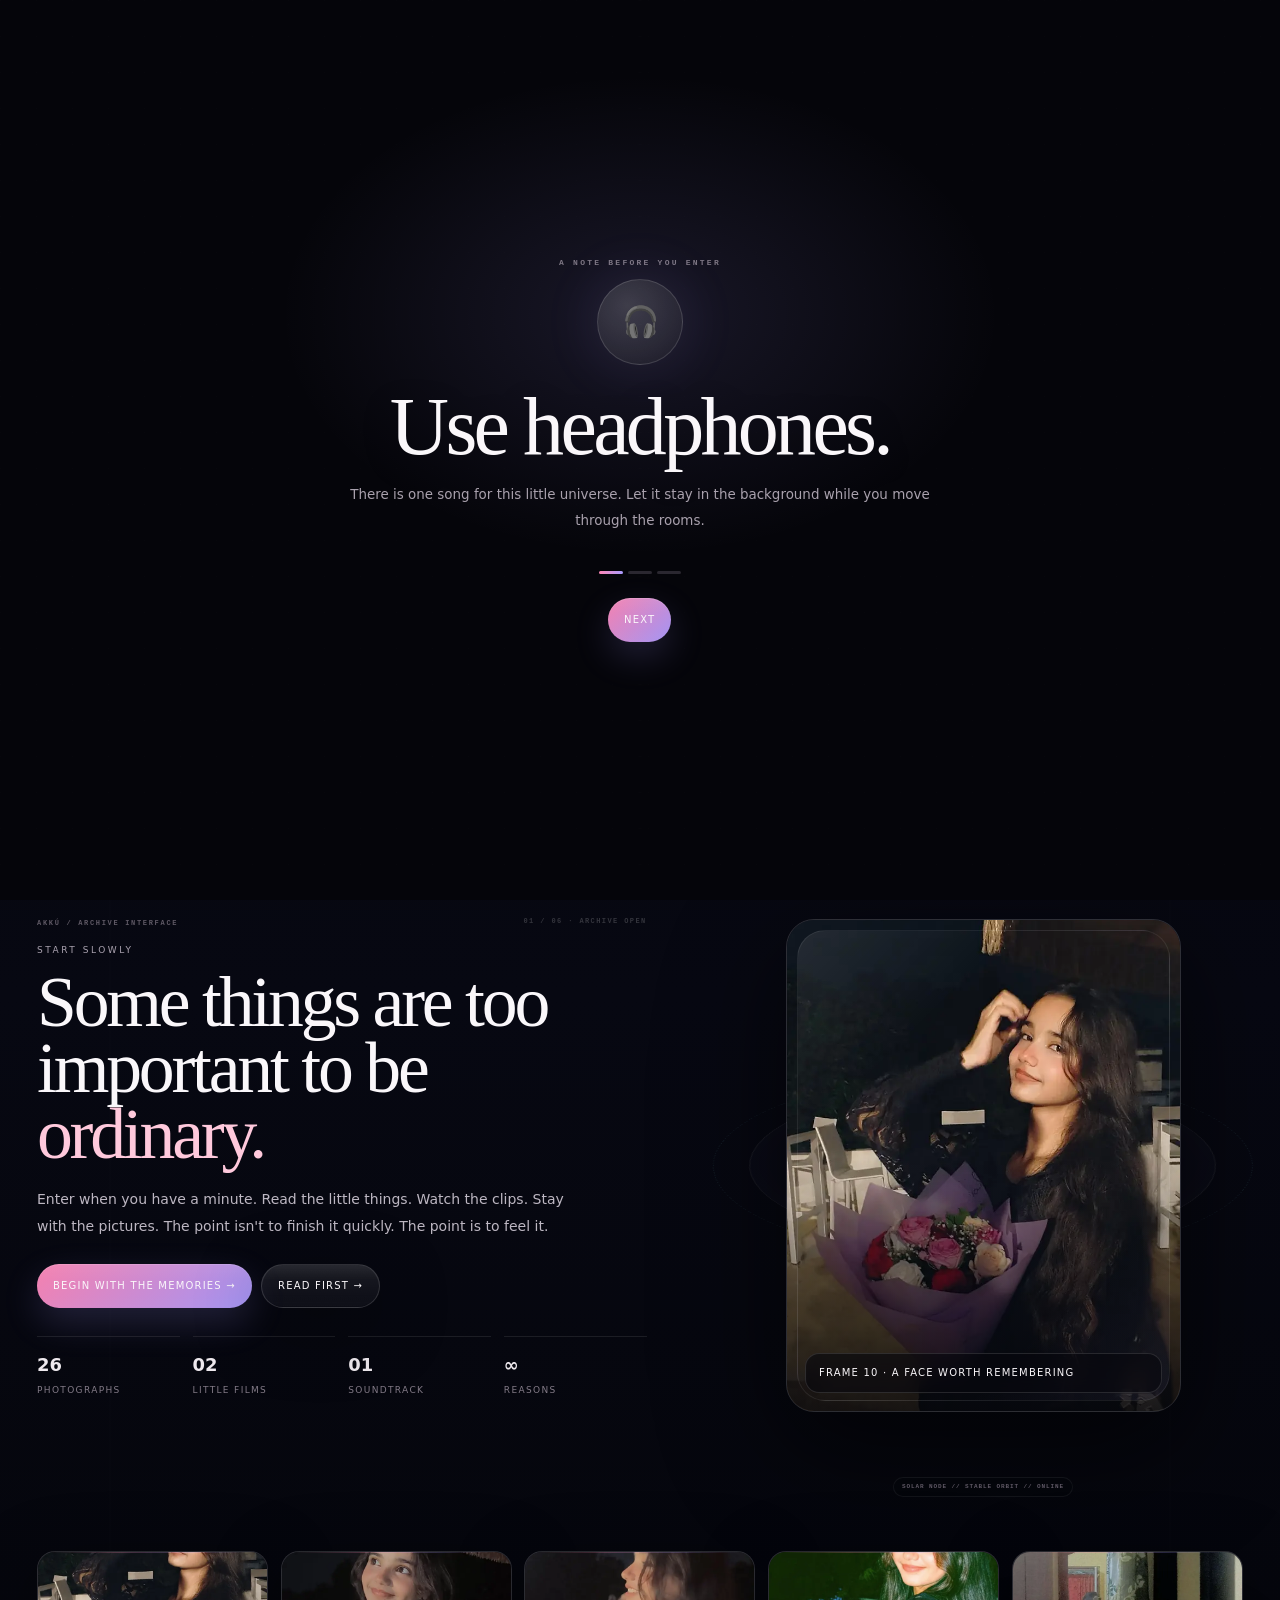
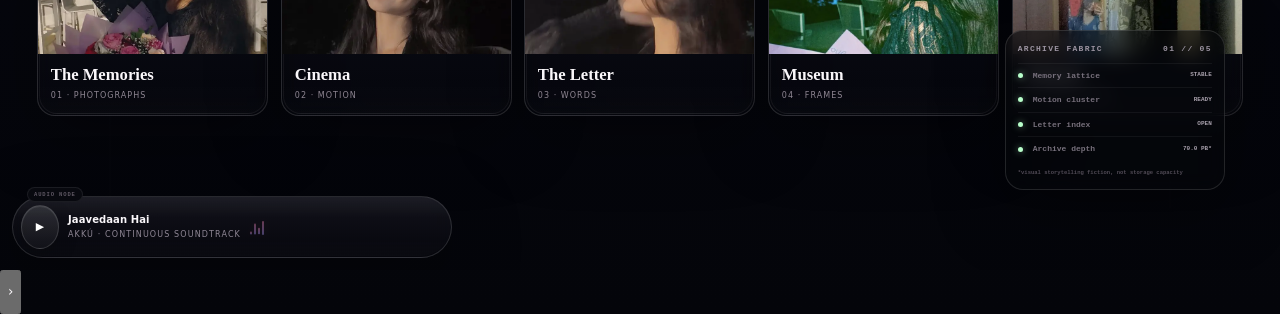
<file: index.html>
<!doctype html>
<html lang="en">
<head>
<meta charset="utf-8">
<meta name="viewport" content="width=device-width,initial-scale=1,viewport-fit=cover,user-scalable=yes">
<meta name="theme-color" content="#05050a">
<meta name="color-scheme" content="dark">
<meta name="description" content="AKKÚ · a cinematic little universe made from memories, motion and words.">
<title>AKKU · MINE FOREVER</title>
<link rel="stylesheet" href="styles.css">
</head>
<body>
<div id="app"></div>
  <button class="rail-btn" type="button" data-rail-next aria-label="Next room">›</button>
</div>
<script src="app.js" defer></script>
</body>
</html>
</file>
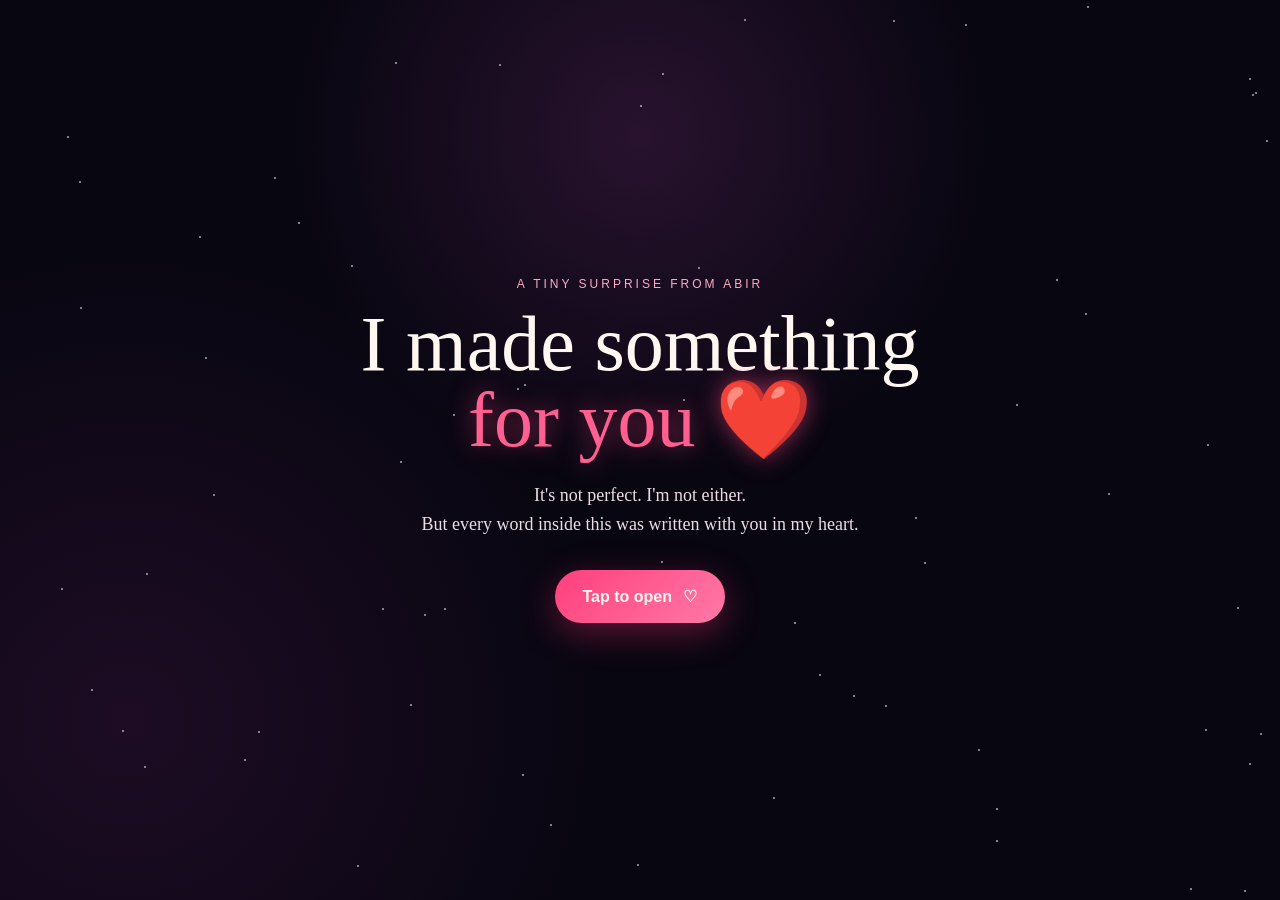
<file: for_you_my_love.html>
<!DOCTYPE html>
<html lang="en">
<head>
<meta charset="UTF-8">
<meta name="viewport" content="width=device-width, initial-scale=1.0, maximum-scale=1.0, user-scalable=no">
<meta name="theme-color" content="#090612">
<meta name="mobile-web-app-capable" content="yes">
<meta name="apple-mobile-web-app-capable" content="yes">
<title>For You, My Love ❤️</title>

<style>
:root{
  --pink:#ff5f91;
  --hot:#ff2f70;
  --soft:#ffd7e4;
  --cream:#fff7f0;
  --night:#080611;
  --glass:rgba(255,255,255,.09);
}
*{box-sizing:border-box;-webkit-tap-highlight-color:transparent}
html{scroll-behavior:smooth}
body{
  margin:0;
  min-height:100vh;
  overflow-x:hidden;
  color:var(--cream);
  background:
    radial-gradient(circle at 50% 15%,#28122e 0,transparent 35%),
    radial-gradient(circle at 10% 80%,#1d0c24 0,transparent 35%),
    var(--night);
  font-family:Georgia,"Times New Roman",serif;
}
button{
  font:inherit;
  color:inherit;
  border:0;
  cursor:pointer;
  touch-action:manipulation;
}
.screen{
  min-height:100vh;
  width:100%;
  display:flex;
  align-items:center;
  justify-content:center;
  padding:25px 16px;
  position:relative;
}
.hidden{display:none!important}

/* Stars */
.stars,.hearts{
  position:fixed;
  inset:0;
  pointer-events:none;
  overflow:hidden;
  z-index:0;
}
.star{
  position:absolute;
  width:2px;height:2px;
  border-radius:50%;
  background:#fff;
  opacity:.65;
  animation:twinkle 2.8s infinite ease-in-out;
}
@keyframes twinkle{0%,100%{opacity:.15;transform:scale(.7)}50%{opacity:1;transform:scale(1.5)}}

.floating-heart{
  position:fixed;
  bottom:-30px;
  z-index:20;
  pointer-events:none;
  animation:floatUp linear forwards;
  filter:drop-shadow(0 0 8px rgba(255,70,130,.65));
}
@keyframes floatUp{
  0%{transform:translateY(0) scale(.6) rotate(0deg);opacity:0}
  12%{opacity:1}
  100%{transform:translateY(-115vh) translateX(var(--drift)) scale(1.15) rotate(25deg);opacity:0}
}

/* Intro */
.intro{text-align:center;z-index:2}
.kicker{
  color:#ffabc5;
  font-family:Arial,sans-serif;
  font-size:12px;
  letter-spacing:3px;
  text-transform:uppercase;
  margin-bottom:15px;
}
h1{
  margin:0;
  font-size:clamp(42px,12vw,78px);
  line-height:.98;
  font-weight:normal;
}
.gradient-text{
  color:var(--pink);
  text-shadow:0 0 24px rgba(255,70,130,.55);
}
.intro p{
  max-width:500px;
  margin:22px auto 30px;
  color:#eadde4;
  font-size:18px;
  line-height:1.65;
}
.open-btn{
  position:relative;
  padding:17px 28px;
  border-radius:999px;
  background:linear-gradient(135deg,#ff3f7d,#ff79a7);
  box-shadow:0 10px 35px rgba(255,47,112,.35);
  font-family:Arial,sans-serif;
  font-weight:700;
  font-size:16px;
  transition:.18s ease;
}
.open-btn:active{transform:scale(.93)}
.open-btn .mini-heart{display:inline-block;margin-left:7px;animation:beat 1s infinite}
@keyframes beat{50%{transform:scale(1.3)}}

/* Envelope */
.envelope-wrap{
  width:min(90vw,390px);
  perspective:900px;
  text-align:center;
}
.envelope{
  width:100%;
  aspect-ratio:1.45;
  position:relative;
  margin:auto;
  filter:drop-shadow(0 25px 35px rgba(0,0,0,.35));
}
.env-back{
  position:absolute;inset:0;
  border-radius:10px;
  background:linear-gradient(145deg,#f7b8c9,#d97995);
}
.env-paper{
  position:absolute;
  left:7%;right:7%;top:7%;height:82%;
  background:#fff8f1;
  color:#713a4b;
  display:flex;align-items:center;justify-content:center;
  font-size:21px;
  border-radius:5px;
  box-shadow:0 2px 10px rgba(0,0,0,.12);
  transform:translateY(4%);
  transition:transform .9s cubic-bezier(.2,.8,.2,1);
}
.env-front{
  position:absolute;inset:0;
  overflow:hidden;border-radius:10px;
}
.env-front:before,.env-front:after{
  content:"";position:absolute;bottom:0;width:73%;height:100%;
  background:#e58aa3;
}
.env-front:before{left:-26%;clip-path:polygon(0 100%,100% 100%,0 0)}
.env-front:after{right:-26%;clip-path:polygon(0 100%,100% 100%,100% 0)}
.flap{
  position:absolute;z-index:3;top:0;left:0;width:100%;height:65%;
  background:#f5a8bb;
  clip-path:polygon(0 0,100% 0,50% 100%);
  transform-origin:top center;
  transition:transform 1s cubic-bezier(.2,.8,.2,1);
}
.seal{
  position:absolute;z-index:5;left:50%;top:57%;
  transform:translate(-50%,-50%);
  width:70px;height:70px;border-radius:50%;
  background:#ff477f;
  display:grid;place-items:center;
  font-size:30px;
  box-shadow:0 0 0 8px rgba(255,255,255,.18),0 0 35px rgba(255,71,127,.65);
  transition:.45s ease;
}
.envelope.open .flap{transform:rotateX(180deg)}
.envelope.open .env-paper{transform:translateY(-45%)}
.envelope.open .seal{opacity:0;transform:translate(-50%,-50%) scale(1.5)}
.tap-hint{
  margin-top:25px;color:#f2cad6;font-family:Arial,sans-serif;font-size:14px;
}

/* Letter */
.letter-screen{align-items:flex-start;padding-top:35px;padding-bottom:60px}
.letter{
  width:min(100%,720px);
  color:#4d3439;
  background:
    radial-gradient(circle at 90% 10%,rgba(255,184,198,.35),transparent 22%),
    #fff7ed;
  border-radius:22px;
  padding:clamp(24px,6vw,52px);
  box-shadow:0 25px 70px rgba(0,0,0,.4);
  position:relative;
  z-index:2;
  overflow:hidden;
  animation:letterIn .8s ease both;
}
@keyframes letterIn{
  from{opacity:0;transform:translateY(30px) scale(.97)}
  to{opacity:1;transform:none}
}
.letter:after{
  content:"";
  position:absolute;inset:10px;
  border:1px solid rgba(170,91,105,.18);
  border-radius:16px;
  pointer-events:none;
}
.letter h2{
  text-align:center;
  color:#8a4052;
  font-size:clamp(31px,8vw,50px);
  margin:0 0 8px;
  font-weight:normal;
}
.letter .date{
  text-align:center;color:#a97882;
  font:12px Arial,sans-serif;letter-spacing:2px;
  text-transform:uppercase;margin-bottom:28px;
}
.letter p{
  font-size:clamp(17px,4.6vw,20px);
  line-height:1.82;
  margin:0 0 20px;
}
.center{text-align:center}
.big-line{
  font-size:clamp(24px,6vw,34px);
  color:#c83f68;
  line-height:1.35;
  margin:30px 0;
  text-align:center;
}
.hinglish{
  background:#fff0f3;
  border-left:4px solid #e87994;
  padding:18px 18px;
  border-radius:0 15px 15px 0;
  font-size:clamp(18px,4.8vw,22px);
  line-height:1.65;
  margin:28px 0;
}
.signature{
  text-align:right;
  color:#813e50;
  font-size:21px;
  font-style:italic;
  margin-top:35px;
}

/* Reveal cards */
.reveal{
  opacity:0;
  transform:translateY(25px);
  transition:.7s ease;
}
.reveal.show{opacity:1;transform:none}
.promise-grid{
  display:grid;
  grid-template-columns:repeat(2,1fr);
  gap:12px;
  margin:25px 0 32px;
}
.promise{
  min-height:130px;
  border:1px solid rgba(191,99,121,.18);
  border-radius:17px;
  background:rgba(255,255,255,.55);
  display:flex;
  flex-direction:column;
  align-items:center;
  justify-content:center;
  text-align:center;
  padding:16px 10px;
  transition:.2s;
}
.promise:active{transform:scale(.95) rotate(-1deg)}
.promise span{font-size:29px;margin-bottom:9px}
.promise strong{font:700 13px Arial,sans-serif;color:#77434e}
.promise small{font:12px Arial,sans-serif;color:#906a72;line-height:1.4;margin-top:5px}

/* Final */
.final{
  text-align:center;
  margin-top:25px;
  padding-top:28px;
  border-top:1px solid rgba(155,83,100,.18);
}
.final h3{font-size:clamp(28px,7vw,42px);font-weight:normal;color:#c83f68;margin:0 0 12px}
.final p{margin-bottom:24px}
.restart{
  padding:13px 20px;border-radius:999px;
  background:#8a4052;color:white;
  font:700 13px Arial,sans-serif;
}

/* Click ripple */
.ripple{
  position:fixed;z-index:9999;pointer-events:none;
  width:20px;height:20px;border-radius:50%;
  border:2px solid rgba(255,115,153,.9);
  transform:translate(-50%,-50%) scale(.3);
  animation:ripple .65s ease-out forwards;
}
@keyframes ripple{
  to{transform:translate(-50%,-50%) scale(7);opacity:0}
}
.spark{
  position:fixed;z-index:10000;pointer-events:none;
  font-size:18px;
  animation:spark .7s ease-out forwards;
}
@keyframes spark{
  0%{opacity:1;transform:translate(-50%,-50%) scale(.5)}
  100%{opacity:0;transform:translate(calc(-50% + var(--x)),calc(-50% + var(--y))) scale(1.2)}
}

@media(max-width:430px){
  .screen{padding-left:13px;padding-right:13px}
  .promise-grid{grid-template-columns:1fr 1fr}
  .promise{min-height:120px}
}
@media(prefers-reduced-motion:reduce){
  *,*:before,*:after{animation:none!important;transition:none!important;scroll-behavior:auto!important}
}
</style>
</head>

<body>

<div class="stars" id="stars"></div>
<div class="hearts" id="hearts"></div>

<!-- SCREEN 1 -->
<section class="screen intro" id="intro">
  <div>
    <div class="kicker">A tiny surprise from Abir</div>
    <h1>I made something<br><span class="gradient-text">for you ❤️</span></h1>
    <p>
      It's not perfect. I'm not either.<br>
      But every word inside this was written with you in my heart.
    </p>
    <button class="open-btn" id="startBtn">
      Tap to open <span class="mini-heart">♡</span>
    </button>
  </div>
</section>

<!-- SCREEN 2 -->
<section class="screen hidden" id="envelopeScreen">
  <div class="envelope-wrap">
    <div class="envelope" id="envelope">
      <div class="env-back"></div>
      <div class="env-paper">A little something for you ♡</div>
      <div class="flap"></div>
      <div class="env-front"></div>
      <div class="seal">❤️</div>
    </div>
    <div class="tap-hint" id="envHint">Tap the heart to open it ♡</div>
  </div>
</section>

<!-- SCREEN 3 -->
<section class="screen letter-screen hidden" id="letterScreen">
  <article class="letter">
    <h2>For You, My Love ❤️</h2>
    <div class="date">A little piece of my heart</div>

    <div class="reveal">
      <p>My love,</p>

      <p>
        I don't really know how to start this, because somehow every sentence
        feels smaller than what I actually want to tell you.
      </p>

      <p><strong>I'm sorry.</strong></p>

      <p>
        I'm sorry because I've realized that somewhere along the way,
        I made the girl I love question whether I'm truly going to stay.
        And honestly, that hurts me more than I can explain.
      </p>
    </div>

    <div class="reveal">
      <div class="big-line">
        I never wanted my love to become<br>
        another reason for you to be afraid. ❤️
      </div>
    </div>

    <div class="reveal">
      <p>
        I know you're scared that one day I'll leave. I know your past has
        given you reasons to be scared of trusting someone completely.
        I can't erase what happened before me, but I can choose how I treat
        you now.
      </p>

      <div class="hinglish">
        <strong>Tumhe mujh par trust karne ke liye rush karne ki zarurat nahi hai.</strong><br>
        Main tumhe sirf words se convince nahi karna chahta.
        Main chahta hoon ki mere actions tumhe dheere-dheere feel karayein
        ki you are safe with me. ❤️
      </div>
    </div>

    <div class="reveal">
      <p>
        I don't want you to feel like you have to constantly check whether
        I still love you. I don't want you to hide your feelings from me
        because you're scared I'll judge you or get tired of them.
      </p>

      <p>
        I want you to be able to tell me when you're scared.
        When you're overthinking. When something hurts.
        Even when you don't know exactly how to explain it.
      </p>
    </div>

    <div class="reveal">
      <div class="big-line">
        I want my presence to feel like peace,<br>
        not another thing you have to worry about.
      </div>
    </div>

    <div class="reveal">
      <p>
        I know I can't promise that we'll never have problems.
        I can't promise I'll never make a mistake.
        But I can promise that I will keep learning, keep listening,
        and keep trying to love you better.
      </p>

      <p>
        Because commitment, to me, isn't just saying
        <em>"I'll never leave."</em>
      </p>

      <div class="hinglish">
        <strong>Commitment mere liye sirf forever bolna nahi hai.</strong><br>
        It's choosing you again and again, especially on the days
        when loving each other takes effort.
      </div>
    </div>

    <div class="reveal">
      <p class="center">
        So these aren't giant promises.<br>
        They're little things I want to give you.
      </p>

      <div class="promise-grid">
        <button class="promise" data-note="I'll listen before I react.">
          <span>💬</span><strong>Communication</strong><small>I'll listen before I react.</small>
        </button>
        <button class="promise" data-note="Your feelings are never stupid to me.">
          <span>🫂</span><strong>Reassurance</strong><small>You never have to hide your feelings.</small>
        </button>
        <button class="promise" data-note="I want our relationship to feel peaceful.">
          <span>🏠</span><strong>Comfort</strong><small>I want you to feel safe being you.</small>
        </button>
        <button class="promise" data-note="I'll keep showing you, not just telling you.">
          <span>❤️</span><strong>Consistency</strong><small>Actions over empty promises.</small>
        </button>
      </div>
    </div>

    <div class="reveal">
      <p>
        <strong>Tumhe perfect banne ki zarurat nahi hai mere liye.</strong>
        You don't have to stop overthinking overnight.
        You don't have to pretend you're okay when you're not.
        You don't have to earn my love by becoming someone else.
      </p>

      <p>
        I love you as you are, and I want to keep learning the person
        you are becoming too.
      </p>
    </div>

    <div class="reveal">
      <div class="big-line">
        And if your heart ever asks,<br>
        “What if he leaves?”<br><br>
        I hope you remember:<br>
        <strong>I'm here. ❤️</strong>
      </div>

      <p>
        I can't control the future. But I can choose what I do today.
        And today, I choose you.
      </p>

      <p>
        And tomorrow, I'll try to choose you again.
      </p>
    </div>

    <div class="reveal">
      <p>
        I'm sorry for making you question something that means so much to me.
        I'm sorry for the moments where my actions made loving me feel less
        safe than it should.
      </p>

      <p>
        Thank you for still being here. Thank you for loving me.
        And thank you for giving me the chance to do better.
      </p>
    </div>

    <div class="reveal final">
      <h3>One last thing... 🌷</h3>
      <p>
        At the end of every stupid argument, every misunderstanding,
        every bad day...
      </p>
      <p class="big-line">
        It's still you<br>
        that I want to come back to. ❤️
      </p>
      <p>
        You are loved.<br>
        You are important to me.<br>
        You don't have to be perfect to be loved by me.
      </p>
      <p style="font-size:22px">
        And yes... you're still ridiculously cute. 😭❤️
      </p>

      <div class="signature">
        With all my love,<br>
        <strong>Your idiot, Abir ❤️</strong>
      </div>

      <button class="restart" id="againBtn">Read it again ♡</button>
    </div>
  </article>
</section>

<script>
(function(){
  "use strict";

  const $ = id => document.getElementById(id);

  const intro = $("intro");
  const envelopeScreen = $("envelopeScreen");
  const letterScreen = $("letterScreen");
  const startBtn = $("startBtn");
  const envelope = $("envelope");
  const envHint = $("envHint");
  const againBtn = $("againBtn");

  /* Generate lightweight stars with no external assets */
  const stars = $("stars");
  for(let i=0;i<65;i++){
    const s=document.createElement("span");
    s.className="star";
    s.style.left=(Math.random()*100)+"%";
    s.style.top=(Math.random()*100)+"%";
    s.style.animationDelay=(Math.random()*3)+"s";
    s.style.animationDuration=(2+Math.random()*3)+"s";
    stars.appendChild(s);
  }

  function show(el){
    el.classList.remove("hidden");
  }
  function hide(el){
    el.classList.add("hidden");
  }

  /* Every tap gets a tiny visual reaction */
  function tapFX(x,y){
    const r=document.createElement("div");
    r.className="ripple";
    r.style.left=x+"px";
    r.style.top=y+"px";
    document.body.appendChild(r);
    setTimeout(()=>r.remove(),700);

    const icons=["♡","♥","✦","·"];
    for(let i=0;i<5;i++){
      const sp=document.createElement("div");
      sp.className="spark";
      sp.textContent=icons[Math.floor(Math.random()*icons.length)];
      sp.style.left=x+"px";
      sp.style.top=y+"px";
      sp.style.setProperty("--x",(Math.random()*100-50)+"px");
      sp.style.setProperty("--y",(Math.random()*100-50)+"px");
      document.body.appendChild(sp);
      setTimeout(()=>sp.remove(),750);
    }
  }

  document.addEventListener("pointerdown",function(e){
    tapFX(e.clientX,e.clientY);
  },{passive:true});

  function floatingHeart(){
    const h=document.createElement("div");
    h.className="floating-heart";
    h.textContent=Math.random()>.25 ? "♥" : "♡";
    h.style.left=(Math.random()*100)+"vw";
    h.style.fontSize=(12+Math.random()*22)+"px";
    h.style.color=["#ff6c9b","#ffabc4","#fff0f5","#ff3f7d"][Math.floor(Math.random()*4)];
    h.style.animationDuration=(5+Math.random()*5)+"s";
    h.style.setProperty("--drift",(Math.random()*120-60)+"px");
    document.getElementById("hearts").appendChild(h);
    setTimeout(()=>h.remove(),11000);
  }

  /* Calm background hearts */
  setInterval(floatingHeart,900);

  startBtn.addEventListener("click",function(){
    hide(intro);
    show(envelopeScreen);
    window.scrollTo(0,0);
  });

  let opened=false;

  envelope.addEventListener("click",function(){
    if(opened)return;
    opened=true;
    envelope.classList.add("open");
    envHint.textContent="Opening your little surprise... ❤️";

    for(let i=0;i<12;i++){
      setTimeout(floatingHeart,i*70);
    }

    setTimeout(function(){
      hide(envelopeScreen);
      show(letterScreen);
      window.scrollTo(0,0);
      revealNext();
    },1250);
  });

  /* Reveal paragraphs/cards one at a time as she scrolls */
  const revealItems=[...document.querySelectorAll(".reveal")];
  let revealIndex=0;

  function revealNext(){
    const item=revealItems[revealIndex];
    if(item){
      item.classList.add("show");
      revealIndex++;
      setTimeout(revealNext,240);
    }
  }

  /* Clicking a promise card gives a cute mini reaction */
  document.querySelectorAll(".promise").forEach(card=>{
    card.addEventListener("click",function(){
      const note=this.getAttribute("data-note");
      const old=this.querySelector("small").textContent;
      this.querySelector("small").textContent=note;
      this.style.transform="scale(.96)";
      setTimeout(()=>this.style.transform="",160);
      setTimeout(()=>this.querySelector("small").textContent=old,2600);
    });
  });

  againBtn.addEventListener("click",function(){
    hide(letterScreen);
    show(intro);
    envelope.classList.remove("open");
    opened=false;
    revealItems.forEach(x=>x.classList.remove("show"));
    revealIndex=0;
    window.scrollTo(0,0);
  });

})();
</script>
</body>
</html>
</file>
<file: styles.css>
:root{
  --bg:#05050a;--bg2:#090912;--panel:#0c0b14;--ink:#faf7fa;--muted:#a8a1ad;--soft:#d9d2dc;
  --line:rgba(255,255,255,.09);--line2:rgba(255,255,255,.14);--pink:#ff86b6;--pink2:#ffc9dc;
  --violet:#a99bff;--cyan:#9ee8ff;--gold:#fbd6a2;--max:1240px;--ease:cubic-bezier(.18,.82,.2,1);
  --safe-top:env(safe-area-inset-top);--safe-bottom:env(safe-area-inset-bottom)
}
*{box-sizing:border-box}
html{background:var(--bg);color-scheme:dark;scroll-behavior:smooth}
body{margin:0;min-height:100%;overflow-x:hidden;background:
 radial-gradient(900px 600px at 12% -10%,rgba(255,134,182,.11),transparent 62%),
 radial-gradient(1000px 700px at 92% 8%,rgba(169,155,255,.10),transparent 62%),
 linear-gradient(180deg,#05050a,#07070d 55%,#05050a);color:var(--ink);font:15px/1.65 Inter,ui-sans-serif,system-ui,-apple-system,BlinkMacSystemFont,"Segoe UI",sans-serif}
body::before{content:"";position:fixed;inset:0;z-index:-1;pointer-events:none;opacity:.22;background-image:
 radial-gradient(circle at 12% 20%,#fff 0 1px,transparent 1.4px),
 radial-gradient(circle at 78% 18%,rgba(255,255,255,.7) 0 .8px,transparent 1.2px),
 radial-gradient(circle at 28% 76%,rgba(255,255,255,.6) 0 .8px,transparent 1.2px);
 background-size:220px 240px,300px 280px,340px 320px}
body::after{content:"";position:fixed;inset:0;z-index:100;pointer-events:none;background:linear-gradient(180deg,rgba(255,255,255,.02),transparent 20%,transparent 80%,rgba(255,255,255,.018));mix-blend-mode:screen}
button,a{font:inherit;color:inherit}button{cursor:pointer}button,a{-webkit-tap-highlight-color:transparent}img,video{display:block;max-width:100%}:focus-visible{outline:2px solid var(--pink2);outline-offset:4px}
#app{min-height:100svh}

/* shared chrome */
.topbar{position:fixed;z-index:1200;top:max(12px,var(--safe-top));left:50%;transform:translateX(-50%);width:min(94vw,var(--max));display:flex;align-items:center;justify-content:space-between;gap:14px;padding:9px 10px 9px 14px;border:1px solid var(--line2);border-radius:999px;background:rgba(7,7,13,.76);box-shadow:0 18px 60px rgba(0,0,0,.34);backdrop-filter:blur(14px);-webkit-backdrop-filter:blur(14px);transition:background .35s ease,box-shadow .35s ease,transform .35s var(--ease)}
.topbar.scrolled{background:rgba(7,7,13,.9);box-shadow:0 24px 80px rgba(0,0,0,.46)}
.brand{display:flex;align-items:center;gap:9px;border:0;background:none;padding:4px 5px;text-decoration:none;font-size:10px;font-weight:800;letter-spacing:.24em;text-transform:uppercase;white-space:nowrap}
.brand-dot{width:7px;height:7px;border-radius:50%;background:linear-gradient(135deg,var(--pink),var(--violet));box-shadow:0 0 16px rgba(255,134,182,.55)}
.nav{display:flex;gap:2px;align-items:center}.nav button{border:0;background:transparent;border-radius:999px;padding:9px 11px;font-size:9px;letter-spacing:.12em;text-transform:uppercase;color:#c9c1ca;transition:.28s var(--ease)}.nav button:hover,.nav button.active{background:rgba(255,255,255,.08);color:#fff}
.menu-btn{display:none;min-width:42px;min-height:42px;border:1px solid var(--line2);border-radius:50%;background:rgba(255,255,255,.04)}
.mobile-nav{position:fixed;inset:0;z-index:1190;display:grid;place-items:center;background:rgba(3,3,8,.96);padding:20px;opacity:0;pointer-events:none;transition:opacity .35s ease}.mobile-nav.open{opacity:1;pointer-events:auto}.mobile-nav-inner{width:min(90vw,440px);padding:24px;border:1px solid var(--line2);border-radius:26px;background:#0b0a12;box-shadow:0 30px 100px rgba(0,0,0,.55)}.mobile-nav button{display:block;width:100%;padding:14px 0;border:0;background:none;text-align:left;font:500 28px/1.1 Georgia,serif}
.progress{position:fixed;z-index:1300;left:0;top:0;height:2px;width:0;background:linear-gradient(90deg,var(--pink),var(--violet),var(--cyan));box-shadow:0 0 18px rgba(255,134,182,.4)}
.room-chip{position:fixed;z-index:1100;right:18px;top:calc(82px + var(--safe-top));padding:7px 10px;border:1px solid var(--line);border-radius:999px;background:rgba(7,7,13,.56);backdrop-filter:blur(10px);font:700 8px/1 ui-monospace,SFMono-Regular,Menlo,monospace;letter-spacing:.18em;text-transform:uppercase;color:#aaa2ad;pointer-events:none}

main{width:min(92vw,var(--max));margin:0 auto;padding-top:96px}.room{display:none;min-height:calc(100svh - 96px);padding:70px 0 110px}.room.active{display:block}
.section-in{animation:sectionIn .62s var(--ease) both}@keyframes sectionIn{from{opacity:0;transform:translateY(18px)}to{opacity:1;transform:none}}

/* buttons */
.btn{display:inline-flex;align-items:center;justify-content:center;gap:8px;min-height:46px;padding:0 16px;border-radius:999px;border:1px solid var(--line2);background:rgba(255,255,255,.03);font-size:10px;letter-spacing:.12em;text-transform:uppercase;transition:transform .22s var(--ease),background .22s ease,box-shadow .22s ease}.btn:hover{transform:translateY(-2px);background:rgba(255,255,255,.07)}.btn.primary{border:0;background:linear-gradient(135deg,var(--pink),var(--violet));box-shadow:0 16px 38px rgba(255,134,182,.16)}.btn:active{transform:scale(.98)}
.actions{display:flex;flex-wrap:wrap;gap:9px;margin-top:24px}
.eyebrow{font-size:9px;letter-spacing:.28em;text-transform:uppercase;color:#938b98}.lede{max-width:660px;color:#b9b1bd;line-height:1.95}
h1,h2,h3{font-family:Georgia,"Times New Roman",serif;font-weight:500;letter-spacing:-.045em;line-height:.92;margin:10px 0 18px}h1{font-size:clamp(58px,9vw,128px)}h2{font-size:clamp(44px,6vw,86px)}h3{font-size:clamp(25px,4vw,46px)}h1 em,.accent{font-style:normal;color:var(--pink2)}
.room-head{display:grid;grid-template-columns:1.1fr .9fr;gap:8vw;align-items:end;margin-bottom:34px}.room-head p{margin:0;color:#aaa2ae;line-height:1.95}
.room-actions{display:flex;flex-wrap:wrap;gap:8px;margin:0 0 26px}

/* Guide */
.overlay{position:fixed;inset:0;z-index:5000;background:radial-gradient(600px 400px at 50% 35%,rgba(169,155,255,.12),transparent 60%),#05050a;display:grid;place-items:center;padding:24px;opacity:1;transition:opacity .6s var(--ease)}.overlay.hide{opacity:0;pointer-events:none}.guide{width:min(92vw,760px);text-align:center}.guide-kicker{font:700 8px/1 ui-monospace,SFMono-Regular,Menlo,monospace;letter-spacing:.28em;text-transform:uppercase;color:#7e7784}.guide-stage{min-height:280px;display:grid;place-items:center}.guide-step{display:none}.guide-step.active{display:block;animation:guideIn .55s var(--ease) both}@keyframes guideIn{from{opacity:0;transform:translateY(18px) scale(.985)}to{opacity:1;transform:none}}.guide-icon{width:86px;height:86px;border-radius:50%;display:grid;place-items:center;margin:0 auto 24px;border:1px solid var(--line2);background:radial-gradient(circle at 35% 30%,rgba(255,255,255,.17),rgba(255,255,255,.03));font-size:30px;box-shadow:0 0 60px rgba(169,155,255,.12)}.guide h2{font-size:clamp(48px,8vw,82px)}.guide p{max-width:620px;margin:0 auto;color:#a9a1ad;line-height:1.9}.guide-progress{display:flex;justify-content:center;gap:5px;margin:24px 0}.guide-progress i{width:24px;height:3px;border-radius:99px;background:#2a2730}.guide-progress i.active{background:linear-gradient(90deg,var(--pink),var(--violet))}.guide-actions{display:flex;justify-content:center;gap:8px;flex-wrap:wrap}

/* Home */
.hero-grid{display:grid;grid-template-columns:1.08fr .92fr;gap:8vw;align-items:center;min-height:calc(100svh - 160px)}.hero-copy{max-width:720px}.hero-sub{margin-top:15px}.hero-kpis{display:grid;grid-template-columns:repeat(4,1fr);gap:8px;margin-top:28px}.kpi{padding:13px 0;border-top:1px solid var(--line);font-size:9px;text-transform:uppercase;letter-spacing:.15em;color:#837b87}.kpi b{display:block;color:#eee9ee;font-size:18px;letter-spacing:0;margin-bottom:3px}.hero-visual{position:relative;display:grid;place-items:center;min-height:600px}.hero-frame{position:relative;width:min(74%,370px);aspect-ratio:4/5;border-radius:28px;overflow:hidden;border:1px solid var(--line2);box-shadow:0 40px 120px rgba(0,0,0,.52)}.hero-frame img{width:100%;height:100%;object-fit:cover}.hero-frame::after{content:"";position:absolute;inset:0;background:linear-gradient(180deg,transparent 60%,rgba(2,2,8,.75));pointer-events:none}.hero-caption{position:absolute;left:18px;right:18px;bottom:18px;padding:11px 13px;border:1px solid rgba(255,255,255,.12);border-radius:14px;background:rgba(8,7,13,.62);backdrop-filter:blur(10px);font-size:10px;letter-spacing:.12em;text-transform:uppercase;z-index:2}.hero-orbit{position:absolute;width:min(74%,520px);aspect-ratio:1;border-radius:50%;border:1px solid rgba(255,255,255,.08);transform:rotateX(70deg) rotateZ(15deg)}.hero-orbit::before{content:"";position:absolute;inset:12%;border-radius:50%;border:1px solid rgba(255,134,182,.08)}.hero-float{position:absolute;width:88px;aspect-ratio:4/5;border-radius:18px;overflow:hidden;border:1px solid var(--line);box-shadow:0 20px 50px rgba(0,0,0,.42)}.hero-float img{width:100%;height:100%;object-fit:cover}.hf1{left:8%;top:21%}.hf2{right:6%;bottom:22%}
.room-cards{display:grid;grid-template-columns:repeat(5,1fr);gap:9px;margin-top:40px}.room-card{border:1px solid var(--line);border-radius:18px;background:linear-gradient(180deg,rgba(255,255,255,.04),rgba(255,255,255,.015));overflow:hidden;text-align:left;padding:0;transition:transform .24s var(--ease),border-color .24s ease,box-shadow .24s ease}.room-card:hover{transform:translateY(-4px);border-color:rgba(255,255,255,.16);box-shadow:0 22px 60px rgba(0,0,0,.28)}.room-card-art{height:95px;overflow:hidden}.room-card-art img{width:100%;height:100%;object-fit:cover;filter:saturate(.9)}.room-card-copy{padding:12px}.room-card-copy strong{display:block;font:600 18px/1 Georgia,serif}.room-card-copy span{display:block;margin-top:5px;color:#8e8692;font-size:8px;letter-spacing:.13em;text-transform:uppercase}

/* memories */
.memory-grid{display:grid;grid-template-columns:repeat(3,1fr);gap:12px;content-visibility:auto;contain-intrinsic-size:1200px}.memory-card{position:relative;border:1px solid var(--line);border-radius:20px;overflow:hidden;background:#090812;padding:0;text-align:left;transition:transform .22s var(--ease),border-color .22s ease,box-shadow .22s ease}.memory-card:hover{transform:translateY(-4px);border-color:rgba(255,255,255,.15);box-shadow:0 24px 65px rgba(0,0,0,.32)}.memory-card img{width:100%;aspect-ratio:4/5;object-fit:cover}.memory-card .shade{position:absolute;inset:auto 0 0;padding:18px 14px 12px;background:linear-gradient(180deg,transparent,rgba(0,0,0,.8))}.memory-card strong{display:block;color:#fff;font-size:11px}.memory-card span{display:block;color:#b1a9b5;font-size:8px;letter-spacing:.15em;text-transform:uppercase;margin-top:4px}
.filter-row{display:flex;gap:7px;flex-wrap:wrap;margin:6px 0 24px}.filter{border:1px solid var(--line);background:rgba(255,255,255,.03);padding:9px 12px;border-radius:999px;color:#bcb4bf;font-size:9px;letter-spacing:.12em;text-transform:uppercase}.filter.active{background:linear-gradient(135deg,var(--pink),var(--violet));border-color:transparent;color:#fff}

/* Cinema */
.cinema-grid{display:grid;grid-template-columns:1.35fr .65fr;gap:14px}.video-wrap{border:1px solid var(--line2);border-radius:24px;overflow:hidden;background:#000;box-shadow:0 28px 100px rgba(0,0,0,.4)}.video-wrap video{width:100%;aspect-ratio:16/9;object-fit:contain;background:#000}.video-controls{display:flex;flex-wrap:wrap;gap:7px;padding:10px;border-top:1px solid var(--line);background:#0b0a12}.video-controls button{min-height:42px;padding:0 12px;border:1px solid var(--line);border-radius:11px;background:#12101a;color:#fff;font-size:9px;letter-spacing:.1em;text-transform:uppercase}.video-controls input{flex:1;min-width:120px}.video-list{display:grid;gap:10px}.video-thumb{border:1px solid var(--line);border-radius:18px;overflow:hidden;background:#0b0a12;transition:transform .22s var(--ease),border-color .22s ease}.video-thumb:hover{transform:translateY(-3px);border-color:rgba(255,255,255,.15)}.video-thumb button{width:100%;padding:0;border:0;background:none;color:#fff;text-align:left}.video-thumb img{width:100%;aspect-ratio:16/9;object-fit:cover}.video-thumb span{display:block;padding:10px;color:#9c94a1;font-size:9px;letter-spacing:.14em;text-transform:uppercase}.cinema-note{margin-top:14px;padding:20px;border:1px solid var(--line);border-radius:20px;background:linear-gradient(180deg,rgba(255,255,255,.035),rgba(255,255,255,.015))}.cinema-note p{margin:7px 0 0;color:#a9a2ae;line-height:1.85}

/* Letter */
.letter-shell{display:grid;grid-template-columns:.8fr 1.2fr;gap:7vw;align-items:center}.letter-photo{position:relative}.letter-photo img{width:100%;aspect-ratio:4/5;object-fit:cover;border-radius:28px;border:1px solid var(--line2);box-shadow:0 32px 100px rgba(0,0,0,.45)}.letter-photo .stamp{position:absolute;right:-9px;bottom:22px;padding:8px 10px;border:1px solid rgba(255,255,255,.13);background:#0b0a12;border-radius:999px;font:700 8px/1 ui-monospace,SFMono-Regular,Menlo,monospace;letter-spacing:.18em;text-transform:uppercase;color:#c5bcc7}.letter-quote{padding:16px 18px;border-left:2px solid var(--pink);background:linear-gradient(90deg,rgba(255,134,182,.08),rgba(255,255,255,.02));border-radius:0 17px 17px 0;color:#efe9ee;font:italic 21px/1.5 Georgia,serif}.letter-lines{display:grid;gap:9px;margin-top:18px}.letter-line{padding:15px;border:1px solid var(--line);border-radius:16px;background:#0b0a12;color:#d8d0d9;font:17px/1.48 Georgia,serif}.letter-line small{display:block;margin-top:5px;color:#8d8692;font:11px/1.6 Inter,system-ui,sans-serif}

/* Museum */
.museum-grid{columns:3 250px;column-gap:12px;content-visibility:auto;contain-intrinsic-size:1800px}.museum-card{break-inside:avoid;width:100%;margin:0 0 12px;border:1px solid var(--line);border-radius:19px;overflow:hidden;background:#0a0910;padding:0;text-align:left;transition:transform .22s var(--ease),border-color .22s ease;cursor:pointer}.museum-card:hover{transform:translateY(-3px);border-color:rgba(255,255,255,.15)}.museum-card img{width:100%;height:auto}.museum-card span{display:block;padding:10px 12px;color:#afa6b2;font-size:9px;letter-spacing:.12em;text-transform:uppercase}

/* Forever */
.forever-list{display:grid;gap:0}.forever-panel{display:grid;grid-template-columns:1fr 1fr;gap:8vw;align-items:center;min-height:90svh;padding:72px 0;border-bottom:1px solid rgba(255,255,255,.06);content-visibility:auto;contain-intrinsic-size:900px}.forever-panel:nth-child(even){direction:rtl}.forever-panel:nth-child(even)>*{direction:ltr}.forever-panel img{width:100%;aspect-ratio:4/5;object-fit:cover;border-radius:26px;border:1px solid var(--line2);box-shadow:0 30px 100px rgba(0,0,0,.4)}.memory-list{display:grid;gap:8px;margin-top:18px}.memory-list div{padding:11px 13px;border:1px solid var(--line);border-radius:14px;background:rgba(255,255,255,.025);color:#bdb4c1;font-size:11px}.end{text-align:center;padding:120px 0 90px}.end .glow{font:700 8px/1 ui-monospace,SFMono-Regular,Menlo,monospace;letter-spacing:.28em;text-transform:uppercase;color:#8b8390}

/* music */
.music-dock{position:fixed;z-index:1400;left:max(12px,env(safe-area-inset-left));bottom:max(12px,env(safe-area-inset-bottom));display:flex;align-items:center;gap:9px;padding:8px 10px;border:1px solid var(--line2);border-radius:999px;background:rgba(8,7,13,.78);backdrop-filter:blur(12px);box-shadow:0 16px 50px rgba(0,0,0,.32)}.music-toggle{width:38px;height:38px;border-radius:50%;border:1px solid var(--line2);background:rgba(255,255,255,.05);color:#fff}.music-copy{min-width:108px}.music-copy b{display:block;font-size:10px}.music-copy span{display:block;color:#8c8490;font-size:8px;letter-spacing:.14em;text-transform:uppercase}.music-bars{display:flex;gap:2px;align-items:end;height:16px}.music-bars i{width:2px;height:4px;border-radius:9px;background:linear-gradient(var(--pink),var(--violet));animation:none}.music-bars i:nth-child(2){height:12px;animation-delay:.18s}.music-bars i:nth-child(3){height:8px;animation-delay:.32s}.music-bars i:nth-child(4){height:14px;animation-delay:.5s}@keyframes bar{from{transform:scaleY(.45)}to{transform:scaleY(1)}}.music-dock.paused .music-bars i{animation-play-state:paused}

/* lightbox */
.lightbox{position:fixed;inset:0;z-index:4000;display:grid;place-items:center;padding:12px;background:rgba(0,0,0,.96);opacity:0;pointer-events:none;transition:opacity .25s ease}.lightbox.open{opacity:1;pointer-events:auto}.lightbox-inner{width:min(94vw,980px);text-align:center}.lightbox img{max-width:100%;max-height:80svh;margin:auto;border-radius:18px;border:1px solid var(--line2)}.lightbox-tools{display:flex;justify-content:center;gap:7px;margin-top:12px}.lightbox button{min-width:44px;min-height:42px;padding:0 13px;border:1px solid var(--line);border-radius:999px;background:#0b0a12;color:#fff}

.footer{display:flex;justify-content:space-between;gap:14px;padding:30px 0 34px;border-top:1px solid rgba(255,255,255,.07);color:#746d79;font-size:8px;letter-spacing:.16em;text-transform:uppercase}

/* desktop interaction polish, no permanent loops */
@media (pointer:fine){.hero-frame,.room-card,.memory-card,.museum-card,.video-thumb,.btn{will-change:transform}.hero-frame:hover{transform:translateY(-3px)}.hero-orbit{transition:transform .5s var(--ease)}.room:hover .hero-orbit{transform:rotateX(70deg) rotateZ(18deg) scale(1.012)}}

@media(max-width:980px){.nav{display:none}.menu-btn{display:grid;place-items:center}.hero-grid,.letter-shell,.cinema-grid,.forever-panel,.room-head{grid-template-columns:1fr}.hero-visual{order:-1;min-height:500px}.hero-frame{width:min(70%,340px)}.hero-float{display:none}.room-cards{grid-template-columns:repeat(3,1fr)}.room-head{gap:18px}.forever-panel,.forever-panel:nth-child(even){direction:ltr}.forever-panel:nth-child(even)>*{direction:ltr}}
@media(max-width:640px){
 html{scroll-behavior:auto}.topbar{width:calc(100vw - 18px);top:max(7px,var(--safe-top));padding-left:11px}.brand{font-size:8px;letter-spacing:.18em}.room-chip{display:none}
 main{width:min(92vw,620px);padding-top:82px}.room{padding:48px 0 90px}.room-head{margin-bottom:24px}.hero-grid{min-height:auto;padding-top:14px}.hero{min-height:auto;padding:16px 0 74px}.hero h1{font-size:clamp(50px,14vw,78px)}.hero-visual{min-height:410px}.hero-frame{width:min(78%,320px)}.hero-orbit{width:88%;}.hero-kpis{grid-template-columns:repeat(2,1fr)}.room-cards{grid-template-columns:1fr 1fr;gap:8px}.room-card-art{height:82px}.room-card-copy strong{font-size:16px}.memory-grid{grid-template-columns:repeat(2,1fr);gap:8px}.memory-card{border-radius:16px}.museum-grid{columns:2 150px}.letter-quote{font-size:18px}.letter-line{font-size:16px}.cinema-note{padding:16px}.video-controls{display:grid;grid-template-columns:repeat(2,1fr)}.video-controls input{grid-column:1/-1;width:100%}.forever-panel{min-height:auto;padding:70px 0;gap:22px}.forever-panel h2{font-size:clamp(44px,12vw,68px)}.footer{flex-direction:column}.footer span:last-child{text-align:left}.music-copy{min-width:92px}.music-dock{max-width:calc(100vw - 24px)}
}
@media(max-width:420px){.room-cards{grid-template-columns:1fr}.hero-frame{width:min(82%,305px)}.music-copy{min-width:84px}.music-copy b{font-size:9px}.music-copy span{font-size:7px}.memory-grid{grid-template-columns:repeat(2,1fr)}}
@media(prefers-reduced-motion:reduce){*,*::before,*::after{animation:none!important;transition:none!important;scroll-behavior:auto!important}}

/* ===== AKKÚ ARCHIVE // 70 PB VISUAL FICTION UPGRADE ===== */
:root{--grid:rgba(255,255,255,.035);--scan:rgba(155,232,255,.75);--lime:#b8ffcb;--red:#ff7e9f}
body{background:
 radial-gradient(800px 420px at 50% -5%,rgba(255,134,182,.12),transparent 62%),
 radial-gradient(900px 540px at 95% 42%,rgba(126,205,255,.08),transparent 62%),
 radial-gradient(700px 500px at 5% 80%,rgba(169,155,255,.07),transparent 62%),
 linear-gradient(180deg,#040409,#06070d 45%,#05050b)}
body:after{background-image:linear-gradient(90deg,transparent 0 49.8%,rgba(255,255,255,.025) 50%,transparent 50.2%),linear-gradient(rgba(255,255,255,.018) 1px,transparent 1px),linear-gradient(90deg,rgba(255,255,255,.018) 1px,transparent 1px);background-size:100% 100%,36px 36px,36px 36px;opacity:.38;mix-blend-mode:normal}
.topbar{border-color:rgba(255,255,255,.15);box-shadow:0 20px 80px rgba(0,0,0,.45),0 0 0 1px rgba(255,255,255,.02) inset}
.topbar:before{content:"";position:absolute;inset:1px;border-radius:inherit;border:1px solid rgba(255,255,255,.03);pointer-events:none}
.archive-hud{position:fixed;left:18px;bottom:18px;z-index:1160;width:250px;padding:12px 13px;border:1px solid rgba(255,255,255,.10);border-radius:18px;background:linear-gradient(180deg,rgba(9,10,17,.86),rgba(5,6,11,.66));box-shadow:0 24px 80px rgba(0,0,0,.36);backdrop-filter:blur(12px);-webkit-backdrop-filter:blur(12px);font:600 8px/1 ui-monospace,SFMono-Regular,Menlo,monospace;color:#8f8996;overflow:hidden}
.archive-hud-top{display:flex;justify-content:space-between;gap:8px;align-items:center;margin-bottom:10px}.hud-live{color:#c8ffda;letter-spacing:.14em}.hud-live i{display:inline-block;width:5px;height:5px;border-radius:50%;background:#84ffb4;box-shadow:0 0 10px #84ffb4;margin-right:6px;animation:none}.hud-id{color:#6f6874;letter-spacing:.09em}.hud-grid{display:grid;grid-template-columns:repeat(4,1fr);gap:5px}.hud-grid>div{padding:8px 7px;border:1px solid rgba(255,255,255,.06);border-radius:10px;background:rgba(255,255,255,.02)}.hud-grid b{display:block;color:#eee9ee;font-size:12px;letter-spacing:.03em}.hud-grid small{display:block;margin-top:4px;color:#706a75;font-size:6px;letter-spacing:.10em}.hud-scan{height:1px;margin-top:9px;background:linear-gradient(90deg,transparent,var(--scan),transparent);transform:translateX(-110%);animation:none}
.archive-badge{position:fixed;left:50%;bottom:18px;transform:translateX(-50%);z-index:1160;display:grid;grid-template-columns:auto auto 28px;gap:9px;align-items:center;padding:8px 10px;border:1px solid rgba(255,255,255,.08);border-radius:999px;background:rgba(7,8,14,.60);font:700 7px/1 ui-monospace,SFMono-Regular,Menlo,monospace;letter-spacing:.18em;text-transform:uppercase;color:#766f7b;backdrop-filter:blur(10px);-webkit-backdrop-filter:blur(10px)}.archive-badge b{color:#eee8ee;font-size:10px}.archive-badge i{display:block;height:1px;background:linear-gradient(90deg,var(--pink),var(--cyan));position:relative}.archive-badge i:after{content:"";position:absolute;left:0;top:-1px;width:6px;height:3px;background:#fff;box-shadow:0 0 10px var(--cyan);animation:none}
.archive-drawer{position:fixed;right:18px;bottom:18px;z-index:1150;width:220px;padding:12px;border:1px solid rgba(255,255,255,.08);border-radius:18px;background:rgba(6,7,12,.58);backdrop-filter:blur(10px);-webkit-backdrop-filter:blur(10px);font:600 8px/1.45 ui-monospace,SFMono-Regular,Menlo,monospace;color:#77707c}.drawer-head{display:flex;justify-content:space-between;gap:10px;margin-bottom:8px;color:#9d95a2;letter-spacing:.16em}.drawer-line{display:grid;grid-template-columns:8px 1fr auto;gap:7px;align-items:center;padding:6px 0;border-top:1px solid rgba(255,255,255,.05)}.drawer-line i{width:5px;height:5px;border-radius:50%;background:var(--lime);box-shadow:0 0 7px rgba(184,255,203,.55)}.drawer-line strong{font-size:6px;color:#a9a1ad}.archive-drawer>small{display:block;margin-top:8px;color:#514b56;font-size:5.5px}
.detail-ribbon{display:flex;align-items:center;gap:8px;margin-top:16px;padding:8px 10px;width:max-content;max-width:100%;border:1px solid rgba(255,255,255,.06);border-radius:999px;background:rgba(255,255,255,.025);font:700 7px/1 ui-monospace,SFMono-Regular,Menlo,monospace;letter-spacing:.16em;text-transform:uppercase;color:#716a75}.detail-ribbon b{color:#ece7ee}.detail-ribbon i{width:24px;height:1px;background:linear-gradient(90deg,var(--pink),var(--cyan))}.detail-ribbon em{font-style:normal;color:#89d6a3}
.room{position:relative}.room:before{content:"";position:absolute;inset:0;pointer-events:none;background:linear-gradient(90deg,transparent 0 6%,rgba(255,255,255,.017) 6% 6.1%,transparent 6.1% 93.9%,rgba(255,255,255,.017) 93.9% 94%,transparent 94%);opacity:.6}.room-head{position:relative}.room-head:after{content:"ARCHIVE // NODE / SECURE";position:absolute;right:0;top:-6px;color:#4f4955;font:700 7px/1 ui-monospace,SFMono-Regular,Menlo,monospace;letter-spacing:.18em}
.hero-visual{filter:drop-shadow(0 20px 60px rgba(0,0,0,.15))}.hero-frame{box-shadow:0 48px 140px rgba(0,0,0,.62),0 0 0 1px rgba(255,255,255,.02) inset}.hero-frame:before{content:"";position:absolute;inset:8px;border:1px solid rgba(255,255,255,.10);border-radius:20px;z-index:2;pointer-events:none}.hero-frame:after{background:linear-gradient(180deg,rgba(4,5,10,0) 48%,rgba(4,5,10,.83) 100%)}
.hero-orbit{box-shadow:0 0 140px rgba(169,155,255,.05) inset}.hero-orbit:after{content:"";position:absolute;inset:-8%;border-radius:50%;border:1px dashed rgba(155,232,255,.08);transform:rotate(14deg);animation:none}
.room-card{position:relative}.room-card:after{content:"NODE // 0" attr(data-room);position:absolute;right:10px;top:10px;padding:5px 7px;border:1px solid rgba(255,255,255,.08);border-radius:999px;background:rgba(5,5,10,.48);font:700 6px/1 ui-monospace,SFMono-Regular,Menlo,monospace;letter-spacing:.14em;color:#716b76}.memory-card,.video-thumb,.museum-card{position:relative;overflow:hidden}.memory-card:after,.video-thumb:after,.museum-card:after{content:"";position:absolute;inset:0;pointer-events:none;border:1px solid rgba(255,255,255,.06);border-radius:inherit;mix-blend-mode:screen}.memory-card:before,.video-thumb:before,.museum-card:before{content:"";position:absolute;left:-30%;top:0;width:24%;height:100%;background:linear-gradient(90deg,transparent,rgba(255,255,255,.12),transparent);transform:skewX(-12deg);opacity:.0;z-index:3;transition:opacity .2s,transform .8s var(--ease)}.memory-card:hover:before,.video-thumb:hover:before,.museum-card:hover:before{opacity:1;transform:translateX(520%) skewX(-12deg)}
.memory-grid{position:relative}.memory-card:nth-child(3n){transform-origin:center 70%}.memory-card .shade{background:linear-gradient(180deg,transparent 40%,rgba(3,3,8,.86))}.video-wrap{box-shadow:0 34px 120px rgba(0,0,0,.58),inset 0 0 0 1px rgba(255,255,255,.05)}.video-wrap:before{content:"REC // 00:00:00";position:absolute;right:14px;top:14px;z-index:2;padding:5px 7px;border:1px solid rgba(255,255,255,.10);border-radius:999px;background:rgba(5,5,10,.42);font:700 6px/1 ui-monospace,SFMono-Regular,Menlo,monospace;color:#cabec8;letter-spacing:.18em}
.letter-shell:before,.museum-grid:before,.forever-panel:before{pointer-events:none}.letter-shell{position:relative}.letter-shell:before{content:"ENCRYPTED NOTE // DECODED";position:absolute;left:0;top:-28px;color:#5b5561;font:700 7px/1 ui-monospace,SFMono-Regular,Menlo,monospace;letter-spacing:.16em}.museum-grid{position:relative}.museum-grid:after{content:"26 OBJECTS // INDEXED // NO DUPLICATES";display:block;margin-top:18px;color:#5a5360;font:700 7px/1 ui-monospace,SFMono-Regular,Menlo,monospace;letter-spacing:.15em}.forever-panel{position:relative;overflow:hidden}.forever-panel:after{content:attr(data-archive);position:absolute;right:4vw;top:8vh;color:rgba(255,255,255,.035);font:900 18vw/1 ui-monospace,SFMono-Regular,Menlo,monospace;letter-spacing:-.08em;pointer-events:none}.end{position:relative}.end:before{content:"ARCHIVE CORE // COMPLETE";display:block;margin-bottom:12px;color:#5d5663;font:700 7px/1 ui-monospace,SFMono-Regular,Menlo,monospace;letter-spacing:.16em}
.music-dock{box-shadow:0 18px 70px rgba(0,0,0,.50),0 0 0 1px rgba(255,255,255,.03) inset}.music-dock:before{content:"AUDIO NODE";position:absolute;left:14px;top:-10px;padding:4px 6px;border:1px solid rgba(255,255,255,.08);border-radius:999px;background:#08090f;font:700 5.5px/1 ui-monospace,SFMono-Regular,Menlo,monospace;letter-spacing:.16em;color:#5e5763}.music-bars i{box-shadow:0 0 8px rgba(255,134,182,.25)}
@keyframes hudPulse{0%,100%{opacity:.5;transform:scale(.8)}50%{opacity:1;transform:scale(1.2)}}@keyframes hudScan{0%{transform:translateX(-110%);opacity:0}15%{opacity:1}65%{opacity:1}100%{transform:translateX(110%);opacity:0}}@keyframes badgeSweep{from{left:0}to{left:100%}}@keyframes slowSpin{to{transform:rotate(360deg)}}
@media(max-width:760px){.archive-hud{left:10px;right:10px;bottom:10px;width:auto;padding:9px 10px}.archive-hud-top .hud-id{display:none}.hud-grid{grid-template-columns:repeat(4,1fr)}.hud-grid>div{padding:6px}.hud-grid b{font-size:10px}.archive-drawer{display:none}.archive-badge{bottom:62px}.room-head:after{display:none}.detail-ribbon{font-size:6px}.hero-orbit:after{display:none}.memory-card:before,.video-thumb:before,.museum-card:before{display:none}.forever-panel:after{font-size:32vw;top:5vh}.video-wrap:before{font-size:5px}.topbar{backdrop-filter:blur(8px);-webkit-backdrop-filter:blur(8px)}}
@media(prefers-reduced-motion:reduce){.hud-live i,.hud-scan,.archive-badge i:after,.hero-orbit:after{animation:none!important}}


/* ===== SOLAR SYSTEM BACKDROP + TOUCH SWIPE DETAIL ===== */
main{position:relative;isolation:isolate}
.room{position:relative;overflow:visible;isolation:isolate}
.swipe-cue{position:fixed;left:50%;bottom:18px;transform:translateX(-50%);z-index:1155;display:none;align-items:center;gap:9px;padding:8px 12px;border:1px solid rgba(255,255,255,.07);border-radius:999px;background:rgba(6,7,12,.62);backdrop-filter:blur(8px);-webkit-backdrop-filter:blur(8px);font:700 7px/1 ui-monospace,SFMono-Regular,Menlo,monospace;letter-spacing:.18em;text-transform:uppercase;color:#7f7885;pointer-events:none}
.swipe-cue i{width:22px;height:1px;background:linear-gradient(90deg,transparent,var(--pink),var(--cyan),transparent);position:relative;overflow:hidden}.swipe-cue i::after{content:"";position:absolute;inset:0;background:#fff;transform:translateX(-110%);animation:none}
.swipe-enter{opacity:0;transform:translateX(7vw) scale(.985)}
.swipe-enter-live{opacity:1;transform:none;transition:opacity .52s var(--ease),transform .52s var(--ease)}
.swipe-exit{opacity:0;transform:translateX(-5vw) scale(.992);transition:opacity .26s ease,transform .26s ease;pointer-events:none}
.cinema-grid{position:relative}
.cinema-grid::before{content:"CINEMA ARCHIVE // TWO MOTION FILES // SYNCED";display:block;grid-column:1/-1;margin:-10px 0 6px;color:#5f5865;font:700 7px/1 ui-monospace,SFMono-Regular,Menlo,monospace;letter-spacing:.18em}
.video-thumb{box-shadow:0 18px 60px rgba(0,0,0,.35)}
.video-thumb img{background:linear-gradient(140deg,#0d0c18,#171127);object-fit:cover;}
.video-thumb button{position:relative}
.video-thumb button::after{content:"PLAY";position:absolute;right:10px;top:10px;padding:5px 7px;border-radius:999px;border:1px solid rgba(255,255,255,.12);background:rgba(4,4,9,.62);font:700 6px/1 ui-monospace,SFMono-Regular,Menlo,monospace;letter-spacing:.16em;color:#eae4ec}
.hero-visual::after{content:"SOLAR NODE // STABLE ORBIT // ONLINE";position:absolute;left:50%;bottom:2%;transform:translateX(-50%);padding:6px 8px;border:1px solid rgba(255,255,255,.06);border-radius:999px;background:rgba(4,5,10,.42);font:700 6px/1 ui-monospace,SFMono-Regular,Menlo,monospace;letter-spacing:.15em;color:#605966;white-space:nowrap}
@media (pointer:coarse){
  .swipe-cue{display:flex}
  .topbar,.room-chip,.archive-hud,.archive-badge{backdrop-filter:none;-webkit-backdrop-filter:none}
  .swipe-enter,.swipe-exit{transition-duration:.32s}
}
@media (max-width:760px){
  .swipe-cue{bottom:max(10px,var(--safe-bottom));font-size:6px}
  .cinema-grid::before{margin-top:2px}
  .hero-visual::after{font-size:5px;bottom:0}
  .video-thumb button::after{font-size:5px}
}
@media(prefers-reduced-motion:reduce){.room.active::after,.swipe-cue i::after{animation:none!important}.swipe-enter,.swipe-exit{transition:none!important}}


/* ===== POLISHED V2: richer UI, zero permanent mobile render loops ===== */
:root{--grid:rgba(255,255,255,.028);--glass:rgba(9,9,16,.78);--edge:rgba(255,255,255,.12);--glow:rgba(169,155,255,.18)}
body{background:
  radial-gradient(800px 520px at 12% -8%,rgba(255,134,182,.12),transparent 64%),
  radial-gradient(900px 650px at 92% 4%,rgba(169,155,255,.11),transparent 64%),
  linear-gradient(180deg,#04050a 0%,#070812 52%,#04050a 100%)}
body::before{opacity:.16;background-image:
  radial-gradient(circle at 12% 20%,#fff 0 1px,transparent 1.4px),
  radial-gradient(circle at 78% 18%,rgba(255,255,255,.55) 0 .7px,transparent 1.1px);
  background-size:220px 240px,310px 300px}
.topbar{box-shadow:0 16px 54px rgba(0,0,0,.32),0 0 0 1px rgba(169,155,255,.025) inset}
.topbar::before{content:"";position:absolute;inset:1px;border-radius:inherit;pointer-events:none;background:linear-gradient(90deg,transparent,rgba(255,255,255,.06),transparent);transform:translateX(-110%);opacity:.65}
.topbar.scrolled::before{animation:topSheen 1.15s var(--ease) both}
@keyframes topSheen{to{transform:translateX(110%)}}
.progress{height:3px}
.room-head{padding-bottom:18px;border-bottom:1px solid rgba(255,255,255,.055)}
.room-head::before{content:"";position:absolute;left:0;bottom:-1px;width:118px;height:1px;background:linear-gradient(90deg,var(--pink),var(--violet),transparent)}
.detail-ribbon{box-shadow:inset 0 0 24px rgba(169,155,255,.025)}
.hero-copy{position:relative}
.hero-copy::before{content:"AKKÚ / ARCHIVE INTERFACE";display:block;margin-bottom:16px;color:#5f5965;font:700 7px/1 ui-monospace,SFMono-Regular,Menlo,monospace;letter-spacing:.24em}
.hero-frame{box-shadow:0 32px 90px rgba(0,0,0,.54),0 0 0 1px rgba(255,255,255,.025) inset}
.room-card,.memory-card,.video-thumb,.museum-card,.letter-lines,.forever-panel,.cinema-note,.video-wrap{box-shadow:0 20px 60px rgba(0,0,0,.2),0 0 0 1px rgba(255,255,255,.02) inset}
.room-card::before,.memory-card::before,.video-thumb::before,.museum-card::before{content:"";position:absolute;left:12px;right:12px;top:0;height:1px;background:linear-gradient(90deg,transparent,rgba(255,134,182,.42),rgba(169,155,255,.42),transparent);opacity:.55;pointer-events:none;z-index:4}
.room-card:active,.memory-card:active,.video-thumb:active,.museum-card:active{transform:scale(.992)}
.archive-hud,.archive-drawer,.music-dock{border-color:rgba(255,255,255,.12)!important;box-shadow:0 18px 70px rgba(0,0,0,.36)!important}
.music-dock{background:linear-gradient(180deg,rgba(10,10,18,.94),rgba(7,7,13,.88))!important}
.mobile-rail{display:none}

@media (pointer:fine){
  .room-card:hover,.memory-card:hover,.video-thumb:hover,.museum-card:hover{box-shadow:0 24px 72px rgba(0,0,0,.32),0 0 0 1px rgba(255,255,255,.025) inset}
}

@media (pointer:coarse), (max-width:760px){
  /* Mobile visual polish stays to opacity/transform/background only. */
  html{scroll-behavior:auto!important}
  .topbar{backdrop-filter:none!important;-webkit-backdrop-filter:none!important;background:rgba(6,7,12,.94)!important}
  .room-chip{backdrop-filter:none!important;-webkit-backdrop-filter:none!important;background:rgba(6,7,12,.88)!important}
  .hero-copy::before{margin-bottom:11px}
  .room-head{padding-bottom:14px;margin-bottom:24px}
  .room-head::before{width:82px}
  .hero-orbit,.hero-orbit::before{opacity:.48}
  .hero-float{display:none!important}
  .room-card,.memory-card,.video-thumb,.museum-card,.letter-lines,.forever-panel,.cinema-note,.video-wrap{box-shadow:0 12px 38px rgba(0,0,0,.18)!important}
  .room-card:hover,.memory-card:hover,.video-thumb:hover,.museum-card:hover{transform:none!important}
  .room-card:active,.memory-card:active,.video-thumb:active,.museum-card:active{transform:scale(.992)!important}
  .room-card::before,.memory-card::before,.video-thumb::before,.museum-card::before{opacity:.42}
  .swipe-cue{background:rgba(6,7,12,.9)!important;backdrop-filter:none!important;-webkit-backdrop-filter:none!important}
  .mobile-rail{position:fixed;left:10px;right:10px;bottom:max(9px,var(--safe-bottom));z-index:1500;display:grid;grid-template-columns:42px 1fr 42px;align-items:center;gap:8px;padding:8px;border:1px solid rgba(255,255,255,.1);border-radius:18px;background:rgba(7,8,14,.94);box-shadow:0 16px 40px rgba(0,0,0,.38)}
  .rail-btn{width:42px;height:42px;border:1px solid rgba(255,255,255,.1);border-radius:13px;background:rgba(255,255,255,.045);color:#fff;font:28px/1 Georgia,serif}
  .rail-center{min-width:0;text-align:center;position:relative}
  .rail-center span{display:block;color:#67606b;font:700 6px/1 ui-monospace,SFMono-Regular,Menlo,monospace;letter-spacing:.2em}
  .rail-center b{display:block;margin-top:5px;color:#f2ebf2;font:700 9px/1 ui-monospace,SFMono-Regular,Menlo,monospace;letter-spacing:.16em}
  .rail-center i{display:block;width:46px;height:2px;margin:7px auto 0;border-radius:99px;background:linear-gradient(90deg,var(--pink),var(--violet),var(--cyan))}
  .room{padding-bottom:132px}
}

@media (max-width:420px){
  .topbar{top:max(8px,var(--safe-top));padding-left:10px}
  .brand{font-size:8px}
  .room-chip{right:10px;top:calc(68px + var(--safe-top));font-size:6px}
  .hero-grid{gap:22px}
  .hero-frame{width:min(84vw,320px)}
  .mobile-rail{grid-template-columns:40px 1fr 40px}
  .rail-btn{width:40px;height:40px}
}

@media(prefers-reduced-motion:reduce){
  .topbar.scrolled::before{animation:none!important}
}

/* ===== AKKU APPLE MATERIAL / LIQUID GLASS PASS ===== */
:root{
  --mx:50vw;--my:50vh;
  --glass-a:rgba(16,16,25,.58);
  --glass-b:rgba(7,8,14,.42);
  --glass-border:rgba(255,255,255,.14);
  --glass-highlight:rgba(255,255,255,.08);
  --apple-shadow:0 18px 70px rgba(0,0,0,.34), 0 1px 0 rgba(255,255,255,.05) inset;
  --spring:cubic-bezier(.22,1,.36,1);
}
body{background-color:#05060b}
#app{position:relative;isolation:isolate}
#app::before{
  content:"";position:fixed;inset:0;z-index:-3;pointer-events:none;
  background:radial-gradient(420px 420px at var(--mx) var(--my),rgba(255,255,255,.065),transparent 67%);
  opacity:.75;
}
#app::after{
  content:"";position:fixed;inset:0;z-index:-2;pointer-events:none;
  background:
    linear-gradient(180deg,rgba(255,255,255,.025),transparent 18%,transparent 82%,rgba(255,255,255,.02)),
    radial-gradient(900px 560px at 50% 110%,rgba(169,155,255,.08),transparent 70%);
  opacity:.8;
}

.topbar,
.archive-hud,
.archive-badge,
.music-dock,
.room-chip,
.swipe-cue,
.mobile-rail,
.mobile-nav-inner,
.filter,
.btn,
.room-card,
.memory-card,
.video-thumb,
.cinema-note,
.letter-lines,
.museum-card,
.video-wrap,
.forever-panel,
.lightbox-inner{
  position:relative;
  isolation:isolate;
}

.topbar,
.archive-hud,
.archive-badge,
.music-dock,
.room-chip,
.mobile-rail,
.mobile-nav-inner,
.filter,
.btn,
.room-card,
.memory-card,
.video-thumb,
.cinema-note,
.letter-lines,
.museum-card,
.video-wrap,
.forever-panel,
.lightbox-inner{
  border-color:var(--glass-border)!important;
  box-shadow:var(--apple-shadow)!important;
}

.topbar{
  background:linear-gradient(180deg,rgba(24,24,34,.56),rgba(8,9,15,.46))!important;
}
.topbar::after,
.music-dock::after,
.archive-hud::after,
.archive-badge::after,
.room-card::after,
.memory-card::after,
.video-thumb::after,
.museum-card::after,
.cinema-note::after,
.letter-lines::after,
.forever-panel::after,
.btn::after,
.filter::after,
.mobile-rail::after{
  content:"";position:absolute;inset:1px;border-radius:inherit;pointer-events:none;z-index:-1;
  background:linear-gradient(180deg,rgba(255,255,255,.07),transparent 34%,transparent 72%,rgba(255,255,255,.025));
  opacity:.68;
}
.topbar::before{
  content:"";position:absolute;inset:1px;border-radius:inherit;pointer-events:none;z-index:-1;
  background:radial-gradient(120px 50px at 18% 0%,rgba(255,255,255,.08),transparent 70%);
}

.nav{padding:3px;border:1px solid rgba(255,255,255,.06);border-radius:999px;background:rgba(255,255,255,.025)}
.nav button{position:relative;padding:8px 12px;color:rgba(255,255,255,.62)}
.nav button.active{color:#fff;background:linear-gradient(180deg,rgba(255,255,255,.13),rgba(255,255,255,.05));box-shadow:0 5px 16px rgba(0,0,0,.14),0 1px 0 rgba(255,255,255,.08) inset}
.nav button.active::after{content:"";position:absolute;left:50%;bottom:3px;width:12px;height:2px;border-radius:99px;transform:translateX(-50%);background:linear-gradient(90deg,var(--pink),var(--violet));box-shadow:0 0 10px rgba(169,155,255,.45)}

.room-chip{background:rgba(10,10,17,.5)!important}

.btn,
.filter{
  background:linear-gradient(180deg,rgba(255,255,255,.085),rgba(255,255,255,.025))!important;
  transition:transform .28s var(--spring),background .28s ease,border-color .28s ease,box-shadow .28s ease;
}
.btn.primary{background:linear-gradient(135deg,rgba(255,134,182,.96),rgba(169,155,255,.96))!important;box-shadow:0 14px 36px rgba(169,155,255,.18),0 1px 0 rgba(255,255,255,.18) inset!important}
.filter.active{background:linear-gradient(180deg,rgba(255,255,255,.16),rgba(255,255,255,.065))!important;color:#fff;border-color:rgba(255,255,255,.2)!important;box-shadow:0 10px 22px rgba(0,0,0,.16),0 1px 0 rgba(255,255,255,.08) inset!important}

.room-card,
.memory-card,
.video-thumb,
.museum-card,
.cinema-note,
.letter-lines,
.forever-panel,
.video-wrap{
  background:linear-gradient(180deg,rgba(17,17,26,.55),rgba(7,8,14,.38))!important;
}
.room-card-copy,
.memory-card .shade,
.video-thumb span,
.museum-card span{position:relative;z-index:5}

.hero-frame,
.hero-float,
.letter-photo img,
.forever-panel img{
  border-color:rgba(255,255,255,.16)!important;
  box-shadow:0 34px 100px rgba(0,0,0,.48),0 1px 0 rgba(255,255,255,.08) inset!important;
}
.hero-frame::before,
.letter-photo::before,
.forever-panel img::before{
  content:"";position:absolute;inset:0;pointer-events:none;border-radius:inherit;
  background:linear-gradient(135deg,rgba(255,255,255,.09),transparent 26%,transparent 76%,rgba(169,155,255,.07));
  mix-blend-mode:screen;z-index:3;
}

.room-head h1,
.guide h2{
  text-wrap:balance;
  text-shadow:0 8px 36px rgba(0,0,0,.22);
}
.eyebrow{color:#aaa2af}
.lede{color:#bdb7c2}

.music-dock{
  background:linear-gradient(180deg,rgba(22,22,31,.76),rgba(7,8,14,.64))!important;
  padding:8px 12px 8px 8px;
}
.music-toggle{background:linear-gradient(180deg,rgba(255,255,255,.12),rgba(255,255,255,.04))!important;box-shadow:0 1px 0 rgba(255,255,255,.08) inset,0 8px 20px rgba(0,0,0,.18)}
.music-copy b{letter-spacing:.01em}.music-copy span{color:#8f8795}

.progress{background:linear-gradient(90deg,#ff8bb8,#b3a7ff,#9ee8ff)!important;box-shadow:0 0 20px rgba(169,155,255,.48)!important}

.mobile-nav{background:rgba(2,3,8,.58)!important}
.mobile-nav-inner{background:linear-gradient(180deg,rgba(18,18,27,.82),rgba(8,9,14,.7))!important}
.mobile-nav button{padding:16px 4px;border-radius:14px;transition:background .2s ease,transform .2s var(--spring)}
.mobile-nav button:active{background:rgba(255,255,255,.06);transform:scale(.99)}

.lightbox{background:rgba(2,3,8,.78)!important}
.lightbox-inner{background:linear-gradient(180deg,rgba(18,18,26,.72),rgba(7,8,14,.62))!important}
.lightbox-tools button{background:linear-gradient(180deg,rgba(255,255,255,.11),rgba(255,255,255,.03))!important;border-color:rgba(255,255,255,.13)!important}

@media (pointer:fine){
  .topbar,.archive-hud,.music-dock,.room-card,.memory-card,.video-thumb,.museum-card,.cinema-note,.letter-lines,.forever-panel,.video-wrap{
    backdrop-filter:blur(20px) saturate(1.28);-webkit-backdrop-filter:blur(20px) saturate(1.28);
  }
  .room-card:hover,.memory-card:hover,.video-thumb:hover,.museum-card:hover,.btn:hover,.filter:hover{
    box-shadow:0 28px 82px rgba(0,0,0,.34),0 1px 0 rgba(255,255,255,.08) inset!important;
  }
  .room-card:hover::before,.memory-card:hover::before,.video-thumb:hover::before,.museum-card:hover::before{opacity:.85}
}

@media (pointer:coarse), (max-width:760px){
  #app::before{background:radial-gradient(320px 300px at 50% 15%,rgba(255,255,255,.035),transparent 70%);opacity:.6}
  .topbar,.archive-hud,.archive-badge,.music-dock,.room-chip,.mobile-rail,.mobile-nav-inner,.filter,.btn,.room-card,.memory-card,.video-thumb,.museum-card,.cinema-note,.letter-lines,.video-wrap,.forever-panel,.lightbox-inner{
    backdrop-filter:none!important;-webkit-backdrop-filter:none!important;
  }
  .topbar{background:linear-gradient(180deg,rgba(14,15,23,.90),rgba(7,8,14,.84))!important;}
  .music-dock{background:linear-gradient(180deg,rgba(14,15,23,.92),rgba(7,8,14,.86))!important}
  .mobile-rail{background:linear-gradient(180deg,rgba(16,17,25,.92),rgba(7,8,14,.86))!important}
  .room-card,.memory-card,.video-thumb,.museum-card,.cinema-note,.letter-lines,.video-wrap,.forever-panel{
    background:linear-gradient(180deg,rgba(16,17,25,.82),rgba(7,8,14,.76))!important;
  }
  .hero-frame,.hero-float,.letter-photo img,.forever-panel img{box-shadow:0 22px 52px rgba(0,0,0,.34),0 1px 0 rgba(255,255,255,.06) inset!important}
  .btn,.filter{min-height:44px}
  .music-dock{border-radius:18px!important}
}

@media (prefers-reduced-transparency: reduce){
  .topbar,.archive-hud,.archive-badge,.music-dock,.room-chip,.mobile-rail,.mobile-nav-inner,.filter,.btn,.room-card,.memory-card,.video-thumb,.museum-card,.cinema-note,.letter-lines,.video-wrap,.forever-panel,.lightbox-inner{
    backdrop-filter:none!important;-webkit-backdrop-filter:none!important;
    background:rgba(8,9,14,.94)!important;
  }
}

*::selection{background:rgba(169,155,255,.26);color:#fff}
::-webkit-scrollbar{width:8px;height:8px}
::-webkit-scrollbar-track{background:rgba(255,255,255,.015)}
::-webkit-scrollbar-thumb{background:linear-gradient(180deg,rgba(255,134,182,.55),rgba(169,155,255,.55));border:2px solid transparent;background-clip:padding-box;border-radius:99px}

/* =========================================================
   AKKÚ V10 PERFORMANCE + POLISH PATCH
   One background compositor layer. No infinite decorative loops.
   ========================================================= */
:root{--mx:50vw;--my:50vh}

/* One full-screen atmospheric background instead of one per hidden room. */
#app::before{
  content:"";
  position:fixed;
  inset:0;
  z-index:-3;
  pointer-events:none;
  background:
    linear-gradient(180deg,rgba(4,5,10,.78),rgba(4,5,10,.48) 42%,rgba(4,5,10,.90)),
    url("assets/generated/solar-system-bg.webp") center center/cover no-repeat;
  opacity:.34;
  filter:saturate(.82) contrast(1.03);
}
#app::after{
  content:"";
  position:fixed;
  inset:0;
  z-index:-2;
  pointer-events:none;
  background:
    radial-gradient(520px 420px at 14% 6%,rgba(255,134,182,.07),transparent 70%),
    radial-gradient(620px 500px at 86% 12%,rgba(169,155,255,.07),transparent 72%),
    linear-gradient(180deg,rgba(255,255,255,.018),transparent 24%,transparent 78%,rgba(255,255,255,.016));
  opacity:.9;
}

/* The old architecture attached the solar image to every room. Keep the
   selector harmless for compatibility, but never paint a room-sized layer. */
.room::after{display:none!important;content:none!important;background:none!important;animation:none!important}

/* Static, deliberate interface motion only. Humans apparently tolerate
   beauty better when it isn't constantly moving at them. */
.hud-live i,.hud-scan,.archive-badge i:after,.hero-orbit:after,.swipe-cue i::after,.music-bars i,
.room.active::after{animation:none!important}
.hud-live i{box-shadow:0 0 8px rgba(132,255,180,.36)}
.hud-scan{transform:none!important;opacity:.45}
.archive-badge i:after{left:50%;transform:translateX(-50%);opacity:.55}
.hero-orbit:after{transform:rotate(14deg)}
.swipe-cue i::after{transform:none;opacity:.45}
.music-bars i{transform:scaleY(.72)}
.music-bars i:nth-child(2){transform:scaleY(.9)}
.music-bars i:nth-child(3){transform:scaleY(.8)}
.music-bars i:nth-child(4){transform:scaleY(1)}
.music-dock.paused .music-bars i{opacity:.38}

/* Lower the compositing cost on desktop while keeping the glass look. */
@media (pointer:fine){
  .topbar,.archive-hud,.music-dock,.room-card,.memory-card,.video-thumb,.museum-card,.cinema-note,.letter-lines,.forever-panel,.video-wrap{
    backdrop-filter:blur(8px) saturate(1.1)!important;
    -webkit-backdrop-filter:blur(8px) saturate(1.1)!important;
  }
}

/* Remove the obsolete floating hero photographs from the visual system. */
.hero-float{display:none!important}

/* Avoid animating huge sections when the user requests less motion. */
@media (prefers-reduced-motion:reduce){
  *,*::before,*::after{scroll-behavior:auto!important;animation-duration:.01ms!important;animation-iteration-count:1!important;transition-duration:.01ms!important}
}

/* Narrow screens: prioritize readability, tap targets and stable compositing. */
@media (max-width:760px){
  body{font-size:14px}
  main{width:min(94vw,var(--max));padding-top:82px}
  .room{padding:52px 0 128px}
  .room-head{gap:14px;margin-bottom:26px}
  .room-head p{font-size:13px;line-height:1.8}
  h1{font-size:clamp(48px,15vw,82px)}
  h2{font-size:clamp(38px,12vw,64px)}
  .hero-grid{min-height:auto}
  .hero-visual{min-height:390px}
  .hero-orbit{width:min(84vw,380px)}
  .hero-frame{width:min(78vw,330px);border-radius:24px}
  .hero-kpis{grid-template-columns:repeat(2,1fr);gap:10px;margin-top:22px}
  .room-cards{grid-template-columns:repeat(2,1fr);gap:8px;margin-top:30px}
  .room-card-art{height:112px}
  .memory-grid,.museum-grid{grid-template-columns:repeat(2,1fr);gap:9px}
  .memory-card,.museum-card{border-radius:15px}
  .music-dock{left:10px;right:10px;bottom:max(72px,var(--safe-bottom));width:auto;justify-content:flex-start}
  .music-copy{min-width:0;flex:1}
  .swipe-cue{display:none!important}
}

/* ===== AKKU V11 · ADAPTIVE DISPLAY ENGINE =====
   Fluid sizing is the default. Breakpoints are only safety rails for layout mode changes.
   The page scales from compact phones through tablets and ultrawide desktops without fixed pixel geometry. */
:root{
  --vw:100vw;
  --vh:100vh;
  --ui-scale:clamp(.78, 8vw, 1.12);
  --page-pad:clamp(14px, 3.4vw, 52px);
  --content-width:min(100% - (var(--page-pad) * 2), 1360px);
  --section-gap:clamp(28px, 5vw, 88px);
  --radius-lg:clamp(18px, 2vw, 32px);
  --text-xs:clamp(7px, .55vw, 10px);
  --text-sm:clamp(10px, .82vw, 14px);
  --text-body:clamp(13px, 1.05vw, 17px);
}
html,body{width:100%;min-width:0}
body{font-size:var(--text-body)}
#app{width:100%;overflow:clip}
main{width:var(--content-width);max-width:none;margin-inline:auto;padding-top:clamp(78px, 8vh, 108px)}
.room{min-height:calc(100svh - clamp(78px, 8vh, 108px));padding:clamp(42px, 6vw, 92px) 0 clamp(90px, 8vw, 132px)}
.section-in{min-width:0}
.room-head{grid-template-columns:minmax(0,1.15fr) minmax(220px,.85fr);gap:clamp(24px,6vw,96px)}
.room-head h1{font-size:clamp(46px, 7.6vw, 122px);max-width:11ch}
.room-head p{font-size:clamp(13px,1.05vw,17px);max-width:48ch}
.hero-grid{grid-template-columns:minmax(0,1.06fr) minmax(280px,.94fr);gap:clamp(28px,6.8vw,110px);min-height:calc(100svh - 170px)}
.hero-copy{max-width:60rem}
.hero-copy h2{font-size:clamp(38px, 5.8vw, 88px)}
.hero-sub{font-size:clamp(14px,1.12vw,18px);max-width:60ch}
.hero-visual{min-height:clamp(420px,45vw,720px)}
.hero-frame{width:min(72%,clamp(280px,26vw,430px));border-radius:var(--radius-lg)}
.hero-orbit{width:min(82%,clamp(320px,38vw,560px))}
.hero-kpis{gap:clamp(8px,1vw,16px)}
.kpi b{font-size:clamp(16px,1.4vw,22px)}
.room-cards{grid-template-columns:repeat(5,minmax(0,1fr));gap:clamp(8px,1vw,14px)}
.room-card-art{height:clamp(82px,8vw,128px)}
.room-card-copy{padding:clamp(10px,1vw,16px)}
.room-card-copy strong{font-size:clamp(15px,1.3vw,21px)}
.memory-grid{grid-template-columns:repeat(3,minmax(0,1fr));gap:clamp(8px,1.2vw,16px)}
.memory-card{border-radius:clamp(14px,1.6vw,24px)}
.cinema-grid{grid-template-columns:minmax(0,1.4fr) minmax(220px,.6fr);gap:clamp(10px,1.3vw,18px)}
.video-wrap,.cinema-note{border-radius:var(--radius-lg)}
.letter-shell{grid-template-columns:minmax(220px,.76fr) minmax(0,1.24fr);gap:clamp(28px,7vw,112px)}
.letter-photo img,.hero-frame{border-radius:var(--radius-lg)}
.letter-quote{font-size:clamp(18px,1.6vw,25px)}
.letter-line{font-size:clamp(15px,1.25vw,18px)}
.museum-grid{columns:3 minmax(180px,1fr);column-gap:clamp(8px,1.2vw,16px)}
.forever-panel{grid-template-columns:minmax(0,1fr) minmax(0,1fr);gap:clamp(30px,7vw,112px);min-height:min(90svh,900px);padding:clamp(46px,6vw,90px) 0}
.forever-panel h2{font-size:clamp(40px,5.6vw,82px)}
.music-dock{max-width:min(440px,calc(100vw - 24px));font-size:clamp(9px,.85vw,12px)}
.music-copy{min-width:clamp(92px,11vw,155px)}
.archive-hud{width:clamp(220px,18vw,300px)}

/* Fluid top bar. It becomes the compact menu before its contents ever collide. */
.topbar{width:min(94vw,1360px);gap:clamp(8px,1.2vw,18px);padding:clamp(7px,.7vw,11px) clamp(8px,1vw,14px)}
.brand{font-size:clamp(8px,.68vw,11px);gap:clamp(7px,.7vw,10px)}
.nav{gap:clamp(1px,.25vw,4px);min-width:0;overflow:hidden}
.nav button{padding:clamp(8px,.7vw,10px) clamp(8px,.8vw,13px);font-size:clamp(7px,.58vw,10px)}

/* Container queries let the content respond to its real available width, not only the device class. */
main{container-type:inline-size}
@container (max-width:1100px){
  .room-head,.hero-grid,.letter-shell,.cinema-grid,.forever-panel{grid-template-columns:1fr}
  .hero-visual{order:-1;min-height:clamp(380px,54vw,560px)}
  .room-cards{grid-template-columns:repeat(3,minmax(0,1fr))}
  .cinema-grid{gap:16px}
}
@container (max-width:760px){
  .room-head{gap:14px;margin-bottom:26px}
  .room-head h1{max-width:none}
  .hero-grid{gap:24px}
  .hero-kpis{grid-template-columns:repeat(2,minmax(0,1fr))}
  .room-cards{grid-template-columns:repeat(2,minmax(0,1fr))}
  .memory-grid{grid-template-columns:repeat(2,minmax(0,1fr))}
  .museum-grid{columns:2 140px}
  .forever-panel{min-height:auto}
}
@container (max-width:470px){
  .room-cards{grid-template-columns:1fr}
  .hero-kpis{grid-template-columns:repeat(2,minmax(0,1fr))}
  .memory-grid{grid-template-columns:repeat(2,minmax(0,1fr))}
  .museum-grid{columns:2 120px}
}

/* Viewport safety rails for narrow devices and landscape phones. */
@media (max-width:1040px){
  .nav{display:none}
  .menu-btn{display:grid;place-items:center;flex:0 0 auto}
}
@media (max-width:760px){
  main{width:calc(100% - clamp(20px,7vw,42px))}
  .archive-hud{left:10px;right:10px;bottom:10px;width:auto}
  .room-chip{right:10px}
  .music-dock{left:10px;right:10px;bottom:max(74px,var(--safe-bottom));width:auto;max-width:none}
  .mobile-rail{display:grid}
  .hero-frame{width:min(82vw,340px)}
}
@media (max-width:480px){
  .brand{letter-spacing:.18em}
  .brand span:not(.brand-dot){display:none}
  .topbar{width:calc(100% - 16px)}
  .hero-visual{min-height:360px}
  .hero-frame{width:min(84vw,310px)}
  .guide{width:100%}
  .guide-stage{min-height:245px}
  .guide h2{font-size:clamp(38px,11vw,62px)}
  .video-controls{grid-template-columns:1fr 1fr}
  .video-controls button{min-height:40px}
}
@media (max-height:600px) and (orientation:landscape){
  .room{padding-top:30px;padding-bottom:90px}
  .hero-grid{min-height:auto}
  .hero-visual{min-height:300px;order:0}
  .hero-frame{width:min(34vw,280px)}
  .topbar{top:6px}
  .room-chip{top:56px}
}
@media (min-width:1800px){
  :root{--page-pad:clamp(36px,4vw,76px)}
  main{max-width:1480px}
  .hero-copy h2{font-size:clamp(70px,5vw,104px)}
}

/* Do not let a phone with a dense font/OS setting make buttons impossible to tap. */
button,.btn,.rail-btn,.music-toggle,.menu-btn{min-height:44px}
img,video{max-inline-size:100%;block-size:auto}

/* User / OS preferences. */
@media (prefers-reduced-motion:reduce){
  .section-in,.guide-step{animation:none!important}
}
@media (prefers-reduced-transparency:reduce){
  .topbar,.archive-hud,.archive-badge,.music-dock,.room-chip,.mobile-rail,.mobile-nav-inner,.filter,.btn,.room-card,.memory-card,.video-thumb,.museum-card,.cinema-note,.letter-lines,.video-wrap,.forever-panel,.lightbox-inner{backdrop-filter:none!important;-webkit-backdrop-filter:none!important}
}

/* =========================================================
   AKKÚ V12 · CLASSIC ADAPTIVE UI / DISPLAY-SAFE MASTER PASS
   Restores the richer V10 composition while keeping true fluid sizing.
   Breakpoints change composition only; size itself remains fluid.
   ========================================================= */
:root{
  --fluid-pad:clamp(16px,2.9vw,52px);
  --fluid-gap:clamp(18px,3vw,52px);
  --topbar-w:min(94vw,1320px);
  --content-w:min(calc(100vw - (var(--fluid-pad)*2)),1280px);
}

html{overflow-x:hidden}
body{overflow-x:hidden}
#app{overflow:clip}
main{width:var(--content-w);max-width:1280px;padding-top:clamp(86px,9vh,112px)}
.room{min-height:calc(100svh - clamp(86px,9vh,112px));padding:clamp(50px,5.6vw,86px) 0 clamp(92px,7vw,122px)}

/* Keep the familiar two-column desktop composition until the screen truly
   becomes too narrow. This fixes the V11 tablet/compact-PC reflow that felt odd. */
.room-head{grid-template-columns:minmax(0,1.08fr) minmax(280px,.92fr);gap:clamp(28px,6vw,92px)}
.room-head h1{font-size:clamp(50px,7.1vw,116px);max-width:12ch}
.room-head p{font-size:clamp(13px,1.02vw,16px)}

.hero-grid{grid-template-columns:minmax(0,1.08fr) minmax(320px,.92fr);gap:clamp(32px,6vw,92px);min-height:clamp(560px,72svh,760px)}
.hero-copy h2{font-size:clamp(42px,5.6vw,86px)!important}
.hero-sub{font-size:clamp(14px,1.05vw,18px)}
.hero-visual{min-height:clamp(500px,54vw,720px)}
.hero-frame{width:min(76%,430px)}
.hero-orbit{width:min(90%,560px)}

.room-cards{grid-template-columns:repeat(5,minmax(0,1fr));gap:clamp(8px,1vw,14px)}
.room-card-art{height:clamp(92px,8vw,122px)}

.memory-grid,.museum-grid{display:grid;columns:auto}
.memory-grid{grid-template-columns:repeat(3,minmax(0,1fr));gap:clamp(8px,1vw,14px)}
.museum-grid{grid-template-columns:repeat(3,minmax(0,1fr));gap:clamp(8px,1vw,14px)}

.cinema-grid{grid-template-columns:minmax(0,1.45fr) minmax(230px,.55fr);gap:clamp(12px,1.8vw,24px)}
.letter-shell{grid-template-columns:minmax(240px,.72fr) minmax(0,1.28fr);gap:clamp(34px,6.5vw,96px)}
.forever-panel{grid-template-columns:minmax(0,1fr) minmax(0,1fr);gap:clamp(34px,6.5vw,96px);padding:clamp(48px,5.8vw,86px) 0}

/* The menu remains the compact fallback, but does not replace the desktop
   navigation prematurely on medium screens. */
.topbar{width:var(--topbar-w)}
.nav{display:flex}
.menu-btn{display:none}

/* Stronger but still lightweight visual structure. */
.room-head{position:relative}
.room-head::after{content:"";position:absolute;left:0;right:0;bottom:-12px;height:1px;background:linear-gradient(90deg,rgba(255,134,182,.5),rgba(169,155,255,.22),transparent 70%);pointer-events:none}
.section-in{position:relative}
.hero-copy::after{content:"01 / 06  ·  ARCHIVE OPEN";position:absolute;right:0;top:-2px;color:rgba(255,255,255,.18);font:700 7px/1 ui-monospace,SFMono-Regular,Menlo,monospace;letter-spacing:.2em}
.hero-frame{border-radius:clamp(22px,2.2vw,32px)}
.hero-frame::before{content:"";position:absolute;inset:10px;border:1px solid rgba(255,255,255,.08);border-radius:inherit;z-index:2;pointer-events:none}
.room-card,.memory-card,.video-thumb,.museum-card{transition:transform .24s var(--spring),border-color .24s ease,box-shadow .24s ease,background .24s ease}
.room-card:hover,.memory-card:hover,.video-thumb:hover,.museum-card:hover{transform:translateY(-5px)}

/* Hide the V11 floating mobile rail. The original top navigation + menu
   already scales cleanly and does not consume precious screen real estate. */
.mobile-rail{display:none!important}

/* ===== tablet / compact laptop ===== */
@media (max-width:1120px){
  :root{--content-w:min(calc(100vw - 34px),1040px)}
  .topbar{width:min(96vw,1040px)}
  .nav button{padding-inline:9px}
  .brand{font-size:9px}
  .room-head{gap:30px}
  .hero-grid{gap:34px}
  .hero-frame{width:min(88%,360px)}
  .room-cards{grid-template-columns:repeat(3,minmax(0,1fr))}
}

/* ===== phone / portrait ===== */
@media (max-width:780px){
  :root{--content-w:calc(100vw - clamp(20px,7vw,36px))}
  main{width:var(--content-w);padding-top:78px}
  .room{min-height:auto;padding:44px 0 116px}
  .topbar{width:calc(100vw - 14px);top:max(7px,var(--safe-top));padding:7px 8px 7px 10px}
  .nav{display:none}
  .menu-btn{display:grid;place-items:center}
  .brand{font-size:8px;letter-spacing:.17em}
  .room-chip{right:10px;top:62px}

  .room-head{grid-template-columns:1fr;gap:12px;margin-bottom:28px}
  .room-head h1{max-width:none;font-size:clamp(46px,14vw,78px)}
  .room-head p{font-size:13px;line-height:1.82;max-width:60ch}
  .room-head::after{bottom:-10px}

  .hero-grid{grid-template-columns:1fr;gap:28px;min-height:auto}
  .hero-copy{max-width:none}
  .hero-copy::after{display:none}
  .hero-copy h2{font-size:clamp(40px,11.5vw,68px)!important}
  .hero-sub{font-size:14px;line-height:1.85}
  .hero-visual{order:0;min-height:clamp(360px,92vw,460px)}
  .hero-frame{width:min(82vw,330px)}
  .hero-orbit{width:min(92vw,390px)}
  .hero-kpis{grid-template-columns:repeat(2,minmax(0,1fr))}

  .room-cards{grid-template-columns:repeat(2,minmax(0,1fr));gap:9px;margin-top:28px}
  .room-card-art{height:clamp(96px,24vw,126px)}

  .memory-grid,.museum-grid{grid-template-columns:repeat(2,minmax(0,1fr));gap:9px}
  .cinema-grid,.letter-shell,.forever-panel{grid-template-columns:1fr;gap:24px}
  .forever-panel{min-height:auto}
  .letter-quote{font-size:clamp(18px,5vw,24px)}

  .music-dock{left:9px;right:9px;bottom:max(10px,var(--safe-bottom));max-width:none}
  .archive-hud{left:10px;right:10px;bottom:10px;width:auto;transform:scale(.9);transform-origin:bottom left;display:none}
  .room-chip{font-size:6px}
}

/* ===== tiny phones ===== */
@media (max-width:430px){
  .room-cards{grid-template-columns:1fr 1fr}
  .room-card-art{height:100px}
  .room-card-copy strong{font-size:16px}
  .room-card-copy span{font-size:7px}
  .memory-grid,.museum-grid{gap:7px}
  .memory-card,.museum-card{border-radius:13px}
  .music-copy span{font-size:8px}
}

/* ===== landscape phones / short windows ===== */
@media (max-height:620px) and (orientation:landscape){
  main{padding-top:72px}
  .room{padding-top:34px;padding-bottom:86px}
  .hero-grid{grid-template-columns:1.15fr .85fr;min-height:auto;align-items:center}
  .hero-visual{order:0;min-height:320px}
  .hero-frame{width:min(42vw,270px)}
  .hero-orbit{width:min(50vw,340px)}
  .room-head{grid-template-columns:1fr 1fr}
  .room-cards{grid-template-columns:repeat(5,minmax(0,1fr))}
  .topbar{top:5px}
  .room-chip{top:54px}
  .music-dock{bottom:8px}
}

/* ===== large / ultrawide ===== */
@media (min-width:1600px){
  :root{--content-w:min(88vw,1440px)}
  main{max-width:1440px}
  .hero-grid{gap:100px}
  .hero-copy h2{font-size:clamp(72px,5vw,104px)!important}
  .room-head h1{font-size:clamp(72px,7vw,128px)}
  .room-card-art{height:132px}
}

/* Accessibility and device preference safety. */
@media (prefers-reduced-motion:reduce){
  .room-card:hover,.memory-card:hover,.video-thumb:hover,.museum-card:hover{transform:none!important}
  .hero-frame::before{display:none}
}

/* Prevent accidental horizontal overflow from long words, metadata and media. */
.room,.section-in,.room-head,.hero-grid,.cinema-grid,.letter-shell,.forever-panel,.room-card,.memory-card,.museum-card,.video-thumb,.music-dock{min-width:0}
.room p,.room h1,.room h2,.room h3,.room span,.room strong{overflow-wrap:anywhere}
</file>
